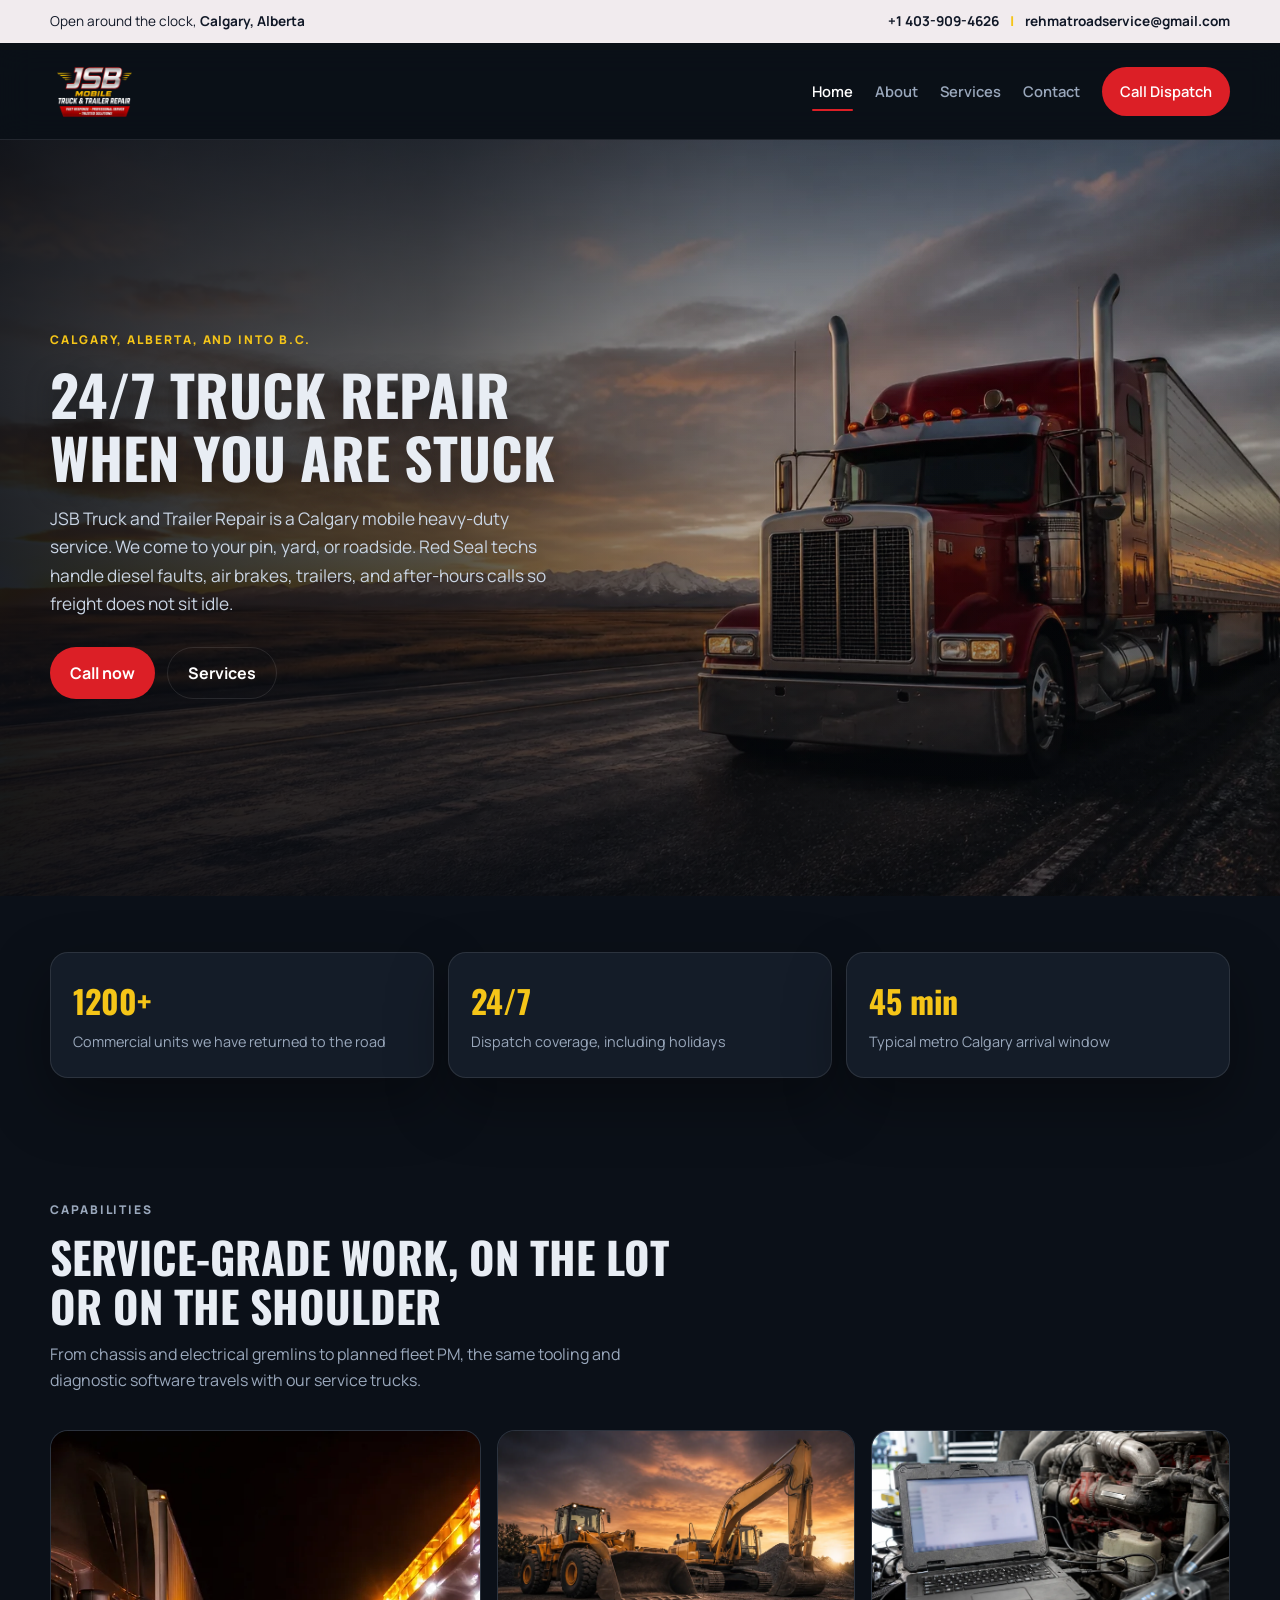
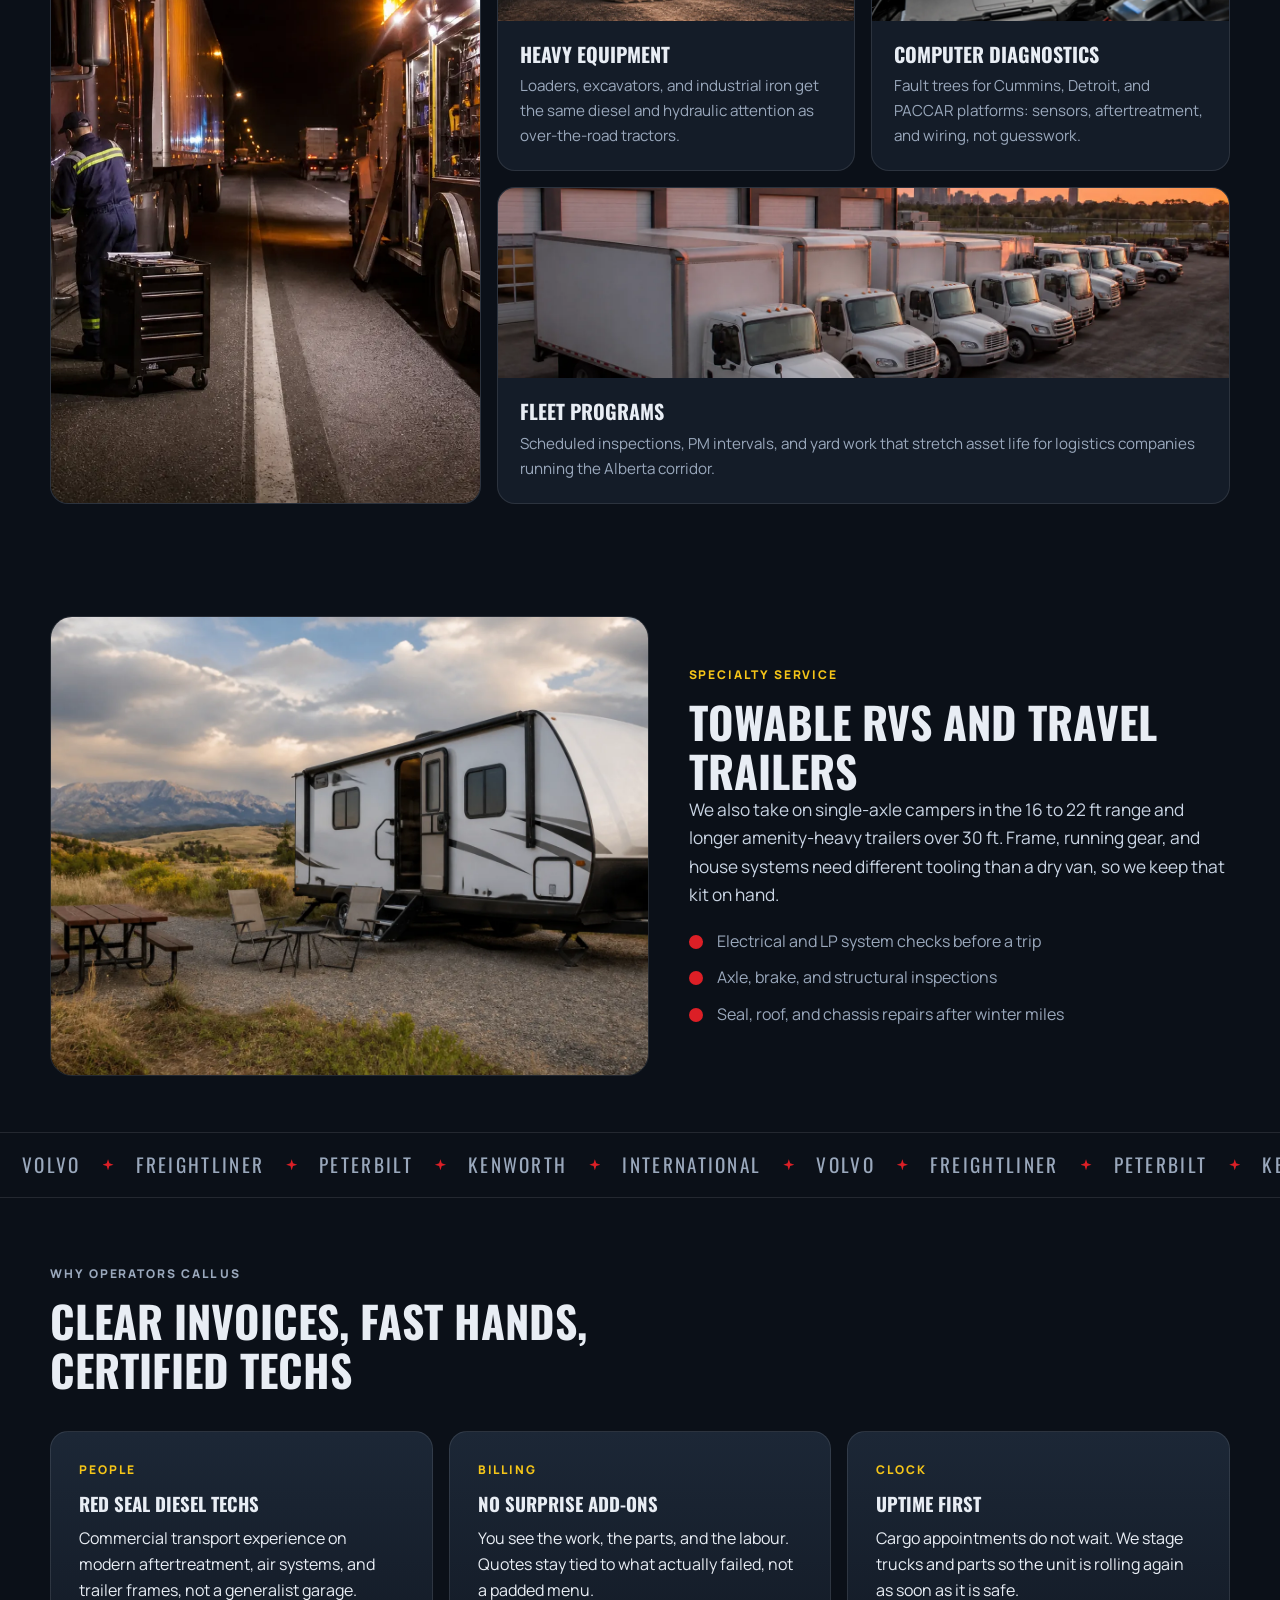
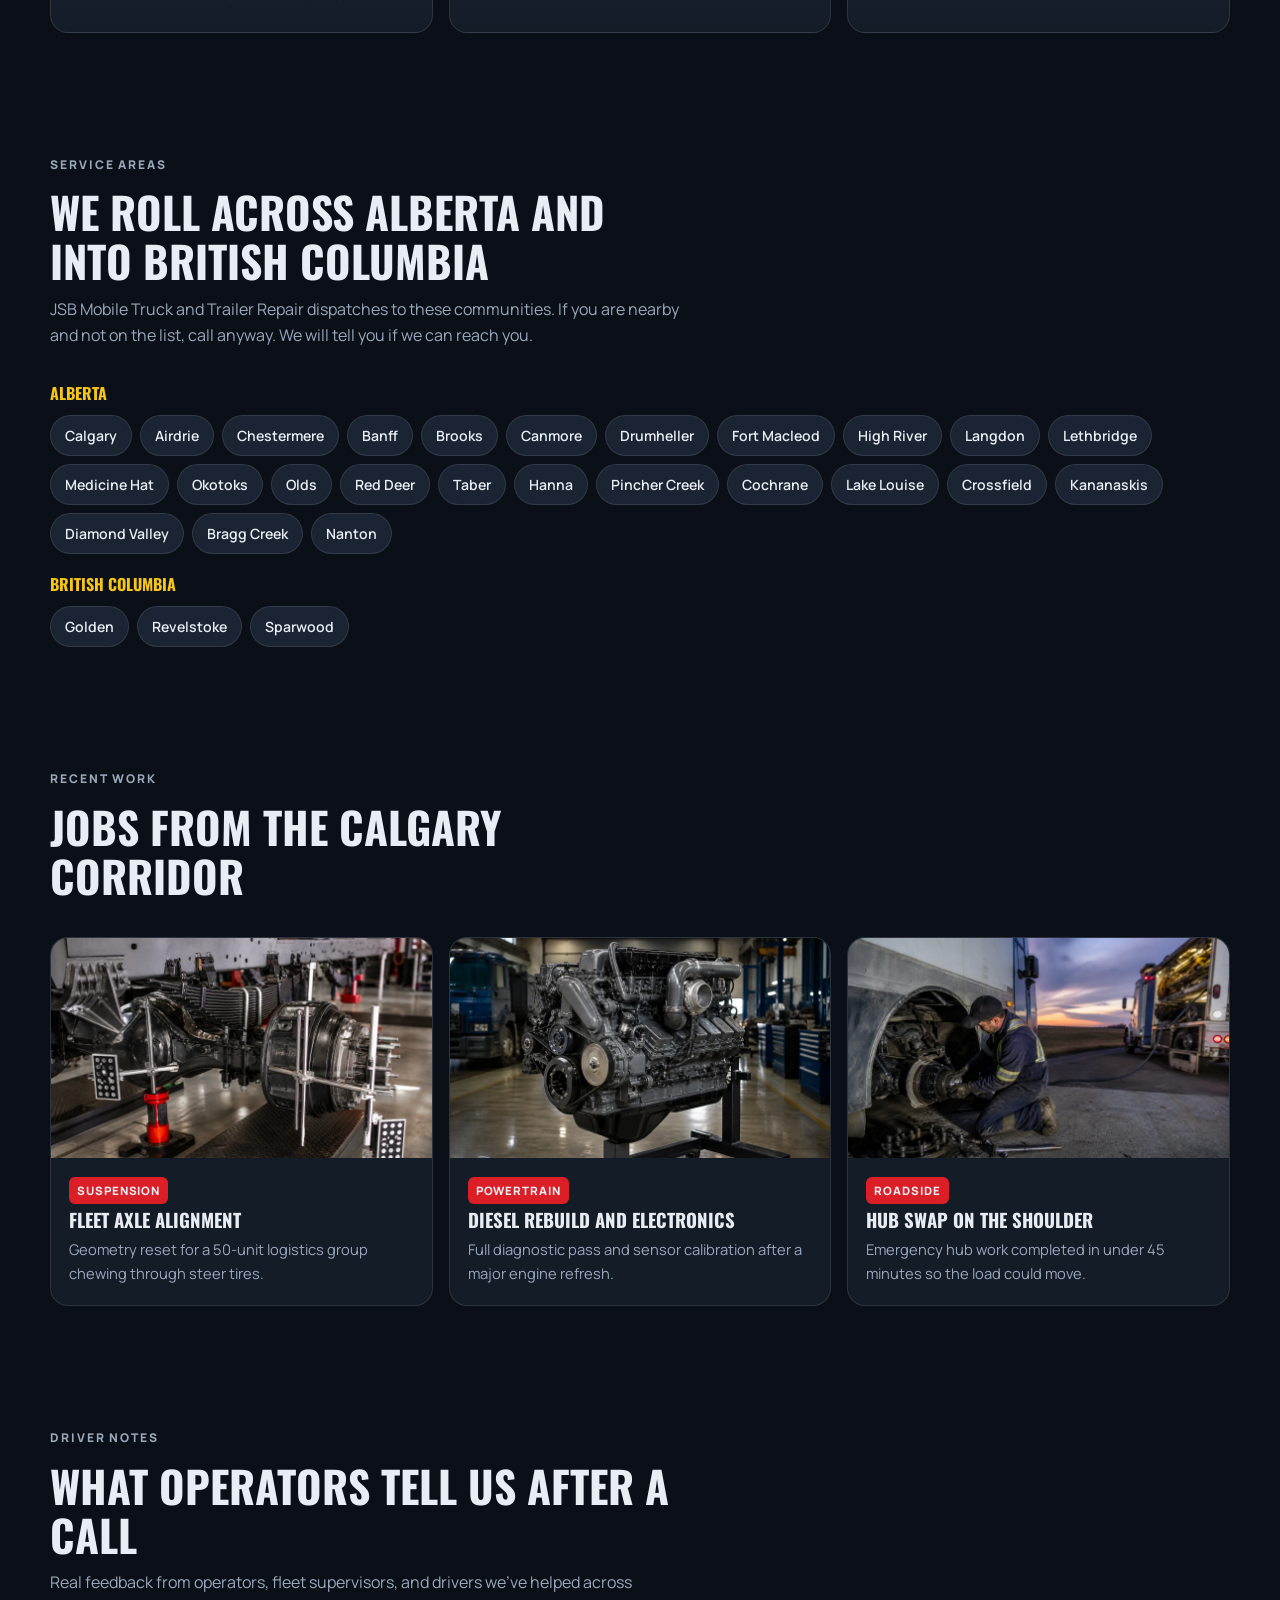
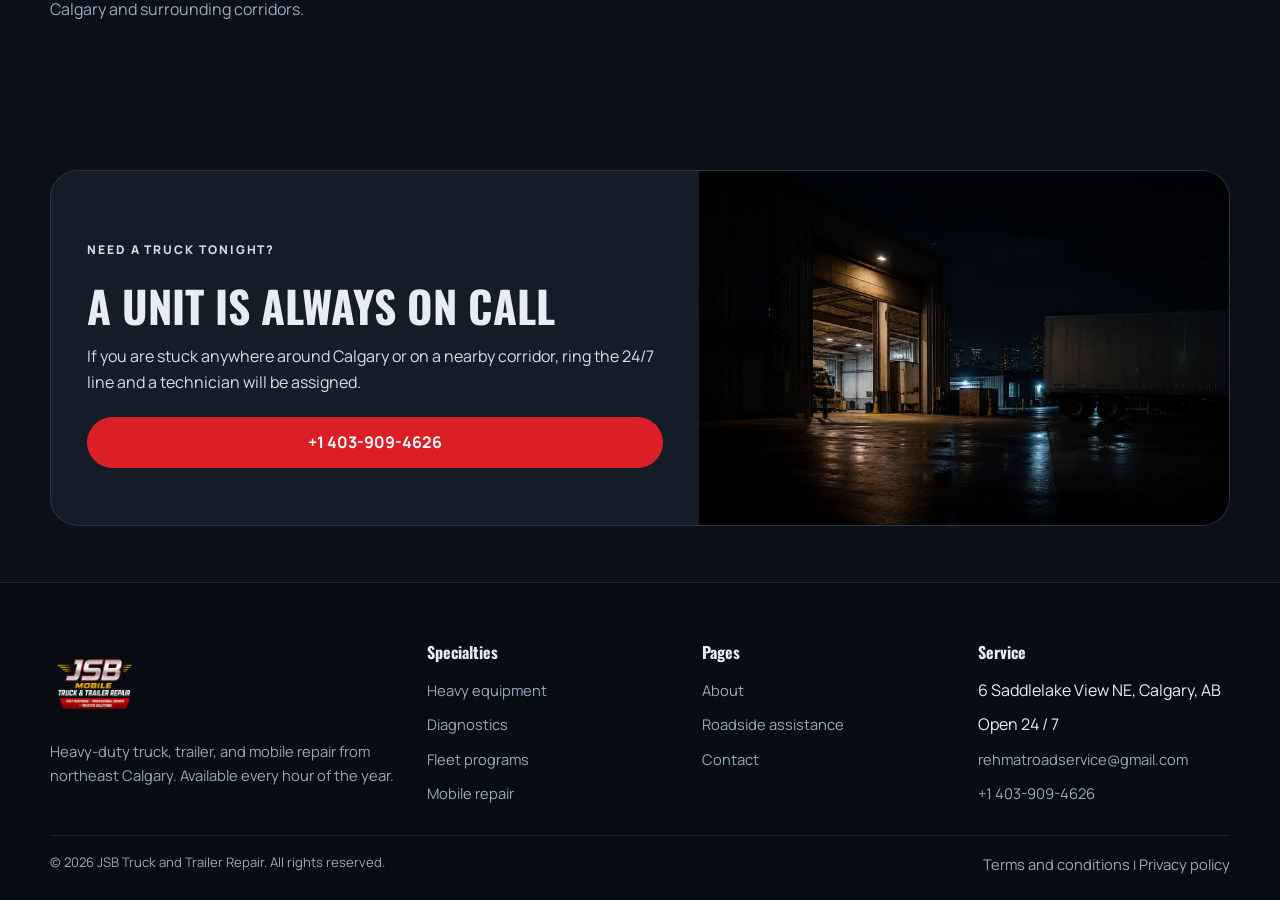
<file: index.html>
<!DOCTYPE html>
<html lang="en">

<head>

  <!-- Google Tag Manager -->
  <script>(function (w, d, s, l, i) {
      w[l] = w[l] || []; w[l].push({
        'gtm.start':
          new Date().getTime(), event: 'gtm.js'
      }); var f = d.getElementsByTagName(s)[0],
        j = d.createElement(s), dl = l != 'dataLayer' ? '&l=' + l : ''; j.async = true; j.src =
          'https://www.googletagmanager.com/gtm.js?id=' + i + dl; f.parentNode.insertBefore(j, f);
    })(window, document, 'script', 'dataLayer', 'GTM-KPWR7FLB');</script>
  <!-- End Google Tag Manager -->

  <!-- Google tag (gtag.js) -->
  <script async src="https://www.googletagmanager.com/gtag/js?id=AW-18345472129"></script>
  <script>
    window.dataLayer = window.dataLayer || [];
    function gtag(){dataLayer.push(arguments);}
    gtag('js', new Date());

    gtag('config', 'AW-18345472129');
  </script>

  <!-- Google analitics -->
  <script async src="https://www.googletagmanager.com/gtag/js?id=G-VWV66YQ65G"></script>
  <script>
    window.dataLayer = window.dataLayer || [];
    function gtag() { dataLayer.push(arguments); }
    gtag('js', new Date());

    gtag('config', 'G-VWV66YQ65G');
  </script>
  <!-- Google analitics end -->


  <meta charset="UTF-8" />
  <meta name="viewport" content="width=device-width, initial-scale=1" />
  <title>Calgary Heavy-Duty Truck and Trailer Service | JSB</title>
  <meta name="description"
    content="JSB Truck and Trailer Repair keeps Calgary fleets rolling with 24/7 mobile mechanics, diesel diagnostics, and on-site service across the Calgary region." />
  <link rel="preconnect" href="https://fonts.googleapis.com" />
  <link rel="preconnect" href="https://fonts.gstatic.com" crossorigin />
  <link
    href="https://fonts.googleapis.com/css2?family=Manrope:wght@400;600;700;800&family=Oswald:wght@500;700&display=swap"
    rel="stylesheet" />
  <link rel="stylesheet" href="css/styles.css" />
  <link rel="icon" href="images/jsb-logo.webp" />
  <link rel="apple-touch-icon" href="images/apple-touch-icon.png" />
  <link rel="manifest" href="manifest.json" />
  <meta name="theme-color" content="#0b1018" />
  <meta name="mobile-web-app-capable" content="yes" />
  <meta name="apple-mobile-web-app-capable" content="yes" />
  <meta name="apple-mobile-web-app-status-bar-style" content="black-translucent" />
  <meta name="apple-mobile-web-app-title" content="JSB Repair" />

</head>

<body>

  <!-- Google Tag Manager (noscript) -->
  <noscript><iframe src="https://www.googletagmanager.com/ns.html?id=GTM-KPWR7FLB" height="0" width="0"
      style="display:none;visibility:hidden"></iframe></noscript>
  <!-- End Google Tag Manager (noscript) -->

  <div class="topbar">
    <div class="wrap">
      <span>Open around the clock,<strong> Calgary, Alberta</strong></span>
      <span><strong><a href="tel:+14039094626">+1 403-909-4626</a> <span
            style="font-size: 0.85rem; margin-inline: 8px; font-weight: 800; color: var(--accent-2);">|</span> <a
            href="mailto:rehmatroadservice@gmail.com">rehmatroadservice@gmail.com</a></strong></span>
    </div>
  </div>

  <header class="site">
    <div class="wrap">
      <a class="brand" href="/">
        <img src="images/jsb-logo.webp" alt="JSB Mobile Truck and Trailer Repair" />
      </a>
      <nav class="desk" aria-label="Primary">
        <a class="active" href="/">Home</a>
        <a href="/about">About</a>
        <a href="/services">Services</a>
        <a href="/contact">Contact</a>
        <a class="btn" href="tel:+14039094626">Call Dispatch</a>
      </nav>
      <button class="menu-btn" type="button" aria-label="Open menu" aria-expanded="false">☰</button>
    </div>
    <nav class="mobile-nav" aria-label="Mobile">
      <a href="/">Home</a>
      <a href="/about">About</a>
      <a href="/services">Services</a>
      <a href="/contact">Contact</a>
      <a href="tel:+14039094626">Call +1 403-909-4626</a>
    </nav>
  </header>

  <section class="hero">
    <img class="hero-bg" src="images/hero-truck.webp" alt="Semi-truck on an Alberta prairie highway at sunset" />
    <div class="wrap">
      <div class="hero-copy">
        <p class="kicker">Calgary, Alberta, and into B.C.</p>
        <h1>24/7 truck repair when you are stuck</h1>
        <p class="lead">JSB Truck and Trailer Repair is a Calgary mobile heavy-duty service. We come to your pin, yard,
          or roadside. Red Seal techs handle diesel faults, air brakes, trailers, and after-hours calls so freight does
          not sit idle.</p>
        <div class="hero-actions">
          <a class="btn" href="tel:+14039094626">Call now</a>
          <a class="btn ghost" href="/services">Services</a>
        </div>
      </div>
    </div>
  </section>

  <section>
    <div class="wrap stats">
      <div class="stat"><b data-count="1200" data-suffix="+">0</b><span>Commercial units we have returned to the
          road</span></div>
      <div class="stat"><b data-count="24" data-suffix="/7">0</b><span>Dispatch coverage, including holidays</span>
      </div>
      <div class="stat"><b data-count="45" data-suffix=" min">0</b><span>Typical metro Calgary arrival window</span>
      </div>
    </div>
  </section>

  <section>
    <div class="wrap">
      <div class="sec-head">
        <p class="kicker">Capabilities</p>
        <h2>Service-grade work, on the lot or on the shoulder</h2>
        <p>From chassis and electrical gremlins to planned fleet PM, the same tooling and diagnostic software travels
          with our service trucks.</p>
      </div>
      <div class="bento">
        <article class="card tall">
          <img src="images/mobile-repair.webp" alt="Nighttime mobile repair beside a semi" />
          <div class="body">
            <h3>Mobile and roadside</h3>
            <p>Stocked service units meet you on the highway or at a yard. Jump-starts, hubs, airlines, and no-start
              diesel jobs are routine after midnight.</p>
          </div>
        </article>
        <article class="card">
          <img src="images/heavy-equipment.webp" alt="Loader and excavator on a worksite" />
          <div class="body">
            <h3>Heavy equipment</h3>
            <p>Loaders, excavators, and industrial iron get the same diesel and hydraulic attention as over-the-road
              tractors.</p>
          </div>
        </article>
        <article class="card">
          <img src="images/diagnostics.webp" alt="Laptop connected to a diesel engine" />
          <div class="body">
            <h3>Computer diagnostics</h3>
            <p>Fault trees for Cummins, Detroit, and PACCAR platforms: sensors, aftertreatment, and wiring, not
              guesswork.</p>
          </div>
        </article>
        <article class="card span-2">
          <img src="images/fleet-yard.webp" alt="Row of commercial trucks in a yard" />
          <div class="body">
            <h3>Fleet programs</h3>
            <p>Scheduled inspections, PM intervals, and yard work that stretch asset life for logistics companies
              running the Alberta corridor.</p>
          </div>
        </article>
      </div>
    </div>
  </section>

  <section>
    <div class="wrap split">
      <img src="images/travel-trailer.webp" alt="Travel trailer parked on the prairie" />
      <div>
        <p class="kicker">Specialty service</p>
        <h2>Towable RVs and travel trailers</h2>
        <p class="lead">We also take on single-axle campers in the 16 to 22 ft range and longer amenity-heavy trailers
          over 30 ft. Frame, running gear, and house systems need different tooling than a dry van, so we keep that kit
          on hand.</p>
        <ul class="checks">
          <li>Electrical and LP system checks before a trip</li>
          <li>Axle, brake, and structural inspections</li>
          <li>Seal, roof, and chassis repairs after winter miles</li>
        </ul>
      </div>
    </div>
  </section>

  <div class="brands">
    <div class="marquee" aria-hidden="true">
      <div class="marquee-track">
        <span>Volvo</span><i class="sep"></i>
        <span>Freightliner</span><i class="sep"></i>
        <span>Peterbilt</span><i class="sep"></i>
        <span>Kenworth</span><i class="sep"></i>
        <span>International</span><i class="sep"></i>
        <span>Volvo</span><i class="sep"></i>
        <span>Freightliner</span><i class="sep"></i>
        <span>Peterbilt</span><i class="sep"></i>
        <span>Kenworth</span><i class="sep"></i>
        <span>International</span><i class="sep"></i>
      </div>
      <div class="marquee-track">
        <span>Volvo</span><i class="sep"></i>
        <span>Freightliner</span><i class="sep"></i>
        <span>Peterbilt</span><i class="sep"></i>
        <span>Kenworth</span><i class="sep"></i>
        <span>International</span><i class="sep"></i>
        <span>Volvo</span><i class="sep"></i>
        <span>Freightliner</span><i class="sep"></i>
        <span>Peterbilt</span><i class="sep"></i>
        <span>Kenworth</span><i class="sep"></i>
        <span>International</span><i class="sep"></i>
      </div>
    </div>
  </div>

  <section>
    <div class="wrap">
      <div class="sec-head">
        <p class="kicker">Why operators call us</p>
        <h2>Clear invoices, fast hands, certified techs</h2>
      </div>
      <div class="why">
        <article>
          <p class="kicker">People</p>
          <h3>Red Seal diesel techs</h3>
          <p>Commercial transport experience on modern aftertreatment, air systems, and trailer frames, not a generalist
            garage.</p>
        </article>
        <article>
          <p class="kicker">Billing</p>
          <h3>No surprise add-ons</h3>
          <p>You see the work, the parts, and the labour. Quotes stay tied to what actually failed, not a padded menu.
          </p>
        </article>
        <article>
          <p class="kicker">Clock</p>
          <h3>Uptime first</h3>
          <p>Cargo appointments do not wait. We stage trucks and parts so the unit is rolling again as soon as it is
            safe.</p>
        </article>
      </div>
    </div>
  </section>

  <section id="areas">
    <div class="wrap">
      <div class="sec-head">
        <p class="kicker">Service areas</p>
        <h2>We roll across Alberta and into British Columbia</h2>
        <p>JSB Mobile Truck and Trailer Repair dispatches to these communities. If you are nearby and not on the list,
          call anyway. We will tell you if we can reach you.</p>
      </div>
      <div class="coverage">
        <div class="region">
          <h3>Alberta</h3>
          <div class="chips">
            <span>Calgary</span>
            <span>Airdrie</span>
            <span>Chestermere</span>
            <span>Banff</span>
            <span>Brooks</span>
            <span>Canmore</span>
            <span>Drumheller</span>
            <span>Fort Macleod</span>
            <span>High River</span>
            <span>Langdon</span>
            <span>Lethbridge</span>
            <span>Medicine Hat</span>
            <span>Okotoks</span>
            <span>Olds</span>
            <span>Red Deer</span>
            <span>Taber</span>
            <span>Hanna</span>
            <span>Pincher Creek</span>
            <span>Cochrane</span>
            <span>Lake Louise</span>
            <span>Crossfield</span>
            <span>Kananaskis</span>
            <span>Diamond Valley</span>
            <span>Bragg Creek</span>
            <span>Nanton</span>
          </div>
        </div>
        <div class="region">
          <h3>British Columbia</h3>
          <div class="chips">
            <span>Golden</span>
            <span>Revelstoke</span>
            <span>Sparwood</span>
          </div>
        </div>
      </div>
    </div>
  </section>

  <section>
    <div class="wrap">
      <div class="sec-head">
        <p class="kicker">Recent work</p>
        <h2>Jobs from the Calgary corridor</h2>
      </div>
      <div class="projects">
        <article>
          <img src="images/project-alignment.webp" alt="Truck axle alignment during mobile service" />
          <figcaption>
            <span class="tag">Suspension</span>
            <h3>Fleet axle alignment</h3>
            <p>Geometry reset for a 50-unit logistics group chewing through steer tires.</p>
          </figcaption>
        </article>
        <article>
          <img src="images/project-engine.webp" alt="Diesel engine work during field service" />
          <figcaption>
            <span class="tag">Powertrain</span>
            <h3>Diesel rebuild and electronics</h3>
            <p>Full diagnostic pass and sensor calibration after a major engine refresh.</p>
          </figcaption>
        </article>
        <article>
          <img src="images/project-hub.webp" alt="Roadside hub replacement" />
          <figcaption>
            <span class="tag">Roadside</span>
            <h3>Hub swap on the shoulder</h3>
            <p>Emergency hub work completed in under 45 minutes so the load could move.</p>
          </figcaption>
        </article>
      </div>
    </div>
  </section>

  <section>
    <div class="wrap">
      <div class="sec-head">
        <p class="kicker">Driver notes</p>
        <h2>What operators tell us after a call</h2>
        <p>Real feedback from operators, fleet supervisors, and drivers we've helped across Calgary and surrounding
          corridors.</p>
      </div>
      <script src="https://widget.trustmary.com/GUDFmZkJK"></script>
    </div>
  </section>

  <section>
    <div class="wrap">
      <div class="cta">
        <div class="inner">
          <p class="kicker">Need a truck tonight?</p>
          <h2>A unit is always on call</h2>
          <p>If you are stuck anywhere around Calgary or on a nearby corridor, ring the 24/7 line and a technician will
            be assigned.</p>
          <a class="btn" href="tel:+14039094626">+1 403-909-4626</a>
        </div>
        <img src="images/cta-night.webp" alt="Nighttime mobile truck service" />
      </div>
    </div>
  </section>

  <footer>
    <div class="wrap">
      <div class="foot">
        <div>
          <a class="brand" href="/">
            <img src="images/jsb-logo.webp" alt="JSB Mobile Truck and Trailer Repair" />
          </a>
          <p style="margin-top:12px">Heavy-duty truck, trailer, and mobile repair from northeast Calgary. Available
            every hour of the year.</p>
        </div>
        <div>
          <h4>Specialties</h4>
          <ul>
            <li><a href="/services">Heavy equipment</a></li>
            <li><a href="/services">Diagnostics</a></li>
            <li><a href="/services">Fleet programs</a></li>
            <li><a href="/services">Mobile repair</a></li>
          </ul>
        </div>
        <div>
          <h4>Pages</h4>
          <ul>
            <li><a href="/about">About</a></li>
            <li><a href="/services">Roadside assistance</a></li>
            <li><a href="/contact">Contact</a></li>
          </ul>
        </div>
        <div>
          <h4>Service</h4>
          <ul>
            <li>6 Saddlelake View NE, Calgary, AB</li>
            <li>Open 24 / 7</li>
            <li><a href="mailto:rehmatroadservice@gmail.com">rehmatroadservice@gmail.com</a></li>
            <li><a href="tel:+14039094626">+1 403-909-4626</a></li>
          </ul>
        </div>
      </div>
      <div class="legal">
        <span>© 2026 JSB Truck and Trailer Repair. All rights reserved.</span>
        <span><a href="/terms">Terms and conditions</a> | <a href="/privacy">Privacy policy</a></span>
      </div>
    </div>
  </footer>
  <script src="js/main.js"></script>
</body>

</html>
</file>
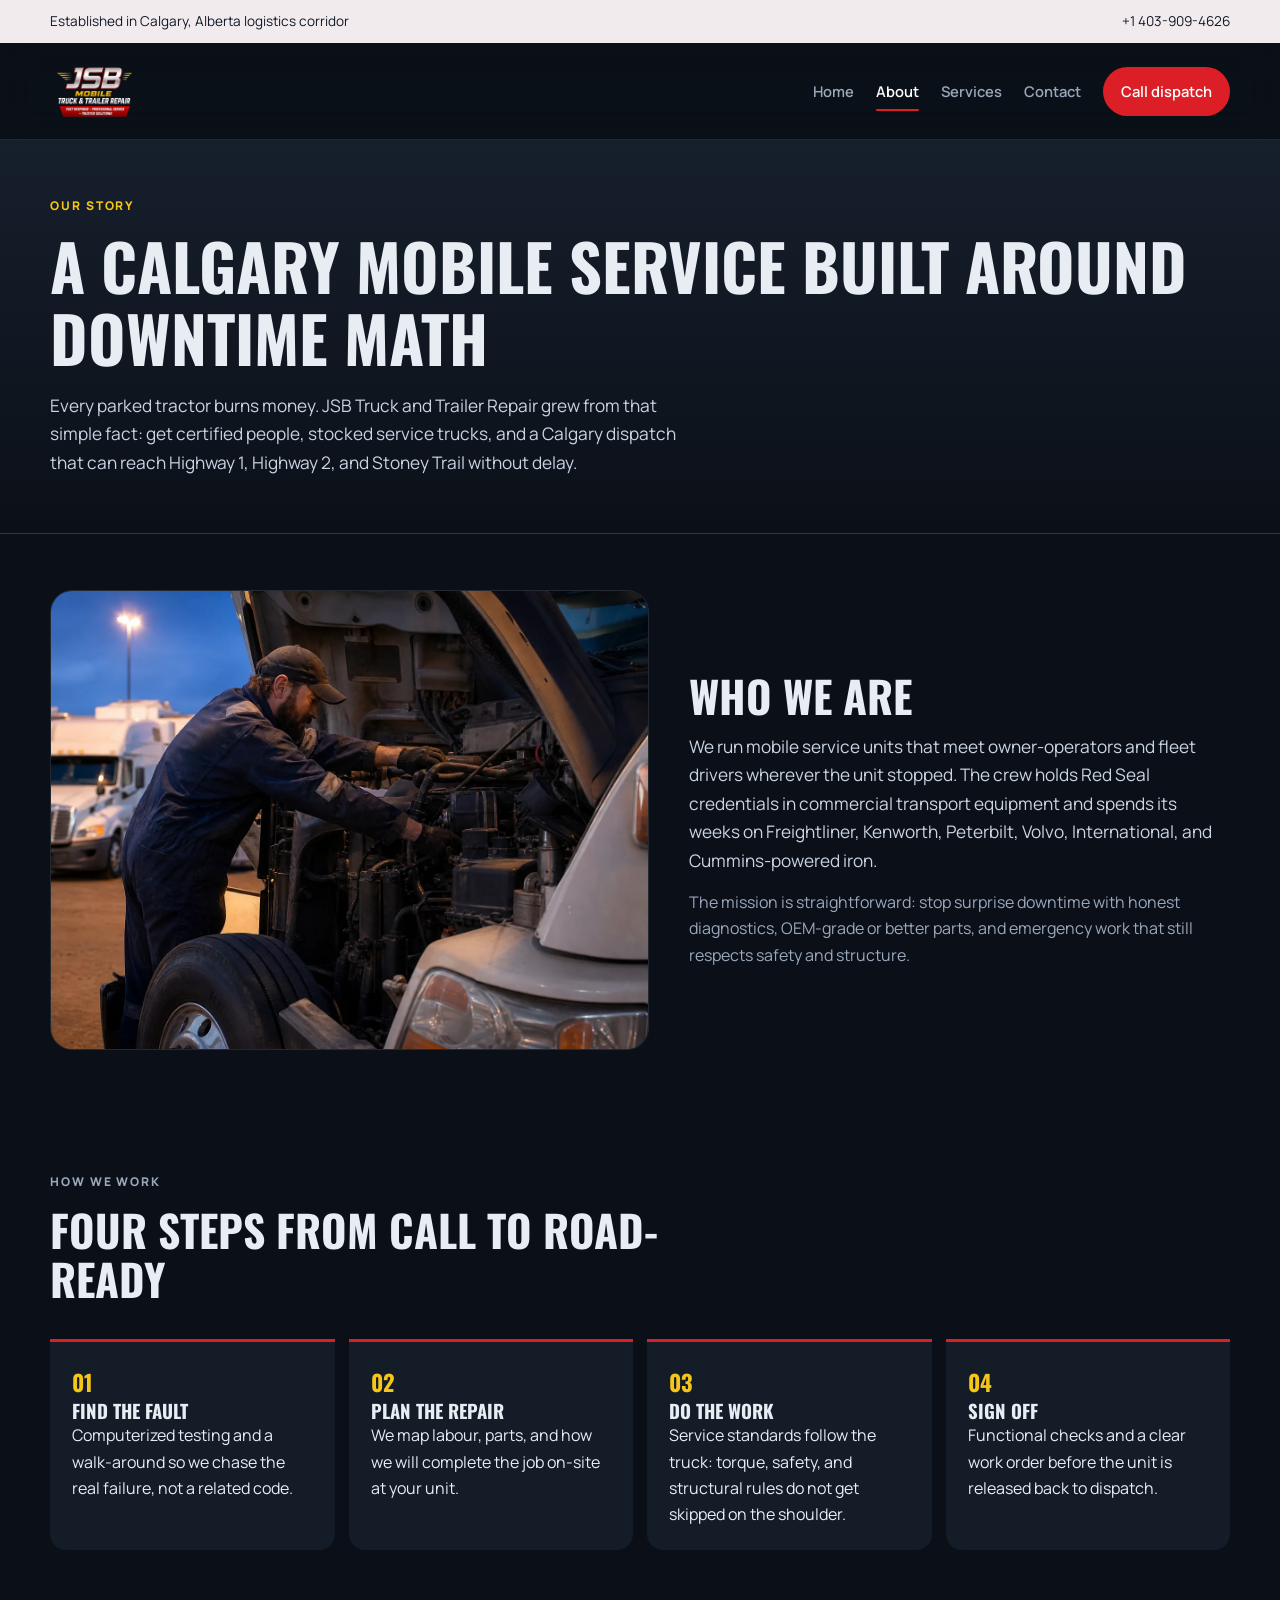
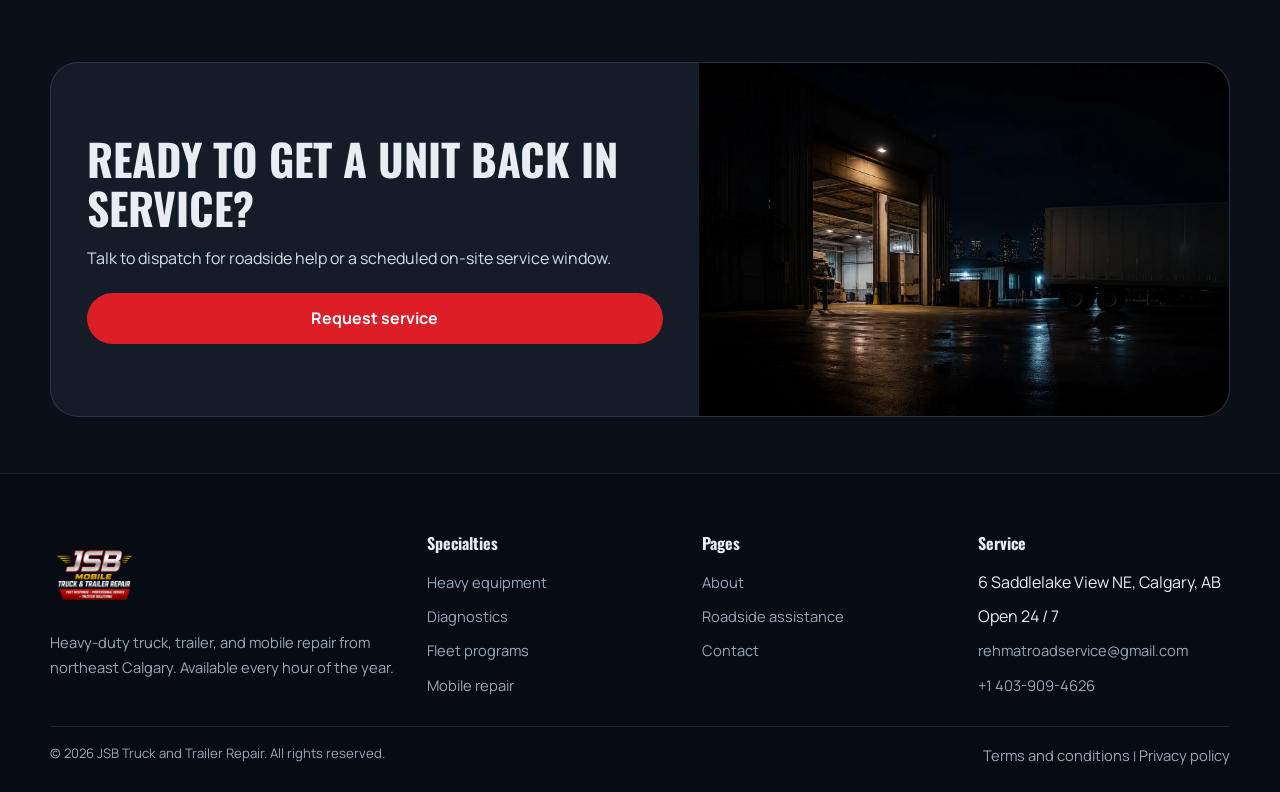
<file: about.html>
<!DOCTYPE html>
<html lang="en">
<head>
  <!-- Google tag (gtag.js) -->
  <script async src="https://www.googletagmanager.com/gtag/js?id=AW-18345472129"></script>
  <script>
    window.dataLayer = window.dataLayer || [];
    function gtag(){dataLayer.push(arguments);}
    gtag('js', new Date());

    gtag('config', 'AW-18345472129');
  </script>
  <meta charset="UTF-8" />
  <meta name="viewport" content="width=device-width, initial-scale=1" />
  <title>About JSB Truck and Trailer Repair, Calgary Red Seal Team</title>
  <meta name="description" content="Learn how JSB Truck and Trailer Repair in Calgary staffs Red Seal heavy-duty mechanics and mobile units from 6 Saddlelake View NE." />
  <link rel="preconnect" href="https://fonts.googleapis.com" />
  <link rel="preconnect" href="https://fonts.gstatic.com" crossorigin />
  <link href="https://fonts.googleapis.com/css2?family=Manrope:wght@400;600;700;800&family=Oswald:wght@500;700&display=swap" rel="stylesheet" />
  <link rel="stylesheet" href="css/styles.css" />
  <link rel="icon" href="images/jsb-logo.webp" />
  <link rel="apple-touch-icon" href="images/apple-touch-icon.png" />
  <link rel="manifest" href="manifest.json" />
  <meta name="theme-color" content="#0b1018" />
  <meta name="mobile-web-app-capable" content="yes" />
  <meta name="apple-mobile-web-app-capable" content="yes" />
  <meta name="apple-mobile-web-app-status-bar-style" content="black-translucent" />
  <meta name="apple-mobile-web-app-title" content="JSB Repair" />
</head>
<body>
  <div class="topbar">
    <div class="wrap">
      <span>Established in Calgary, Alberta logistics corridor</span>
      <span><a href="tel:+14039094626">+1 403-909-4626</a></span>
    </div>
  </div>
  <header class="site">
    <div class="wrap">
      <a class="brand" href="/">
        <img src="images/jsb-logo.webp" alt="JSB Mobile Truck and Trailer Repair" />
      </a>
      <nav class="desk" aria-label="Primary">
        <a href="/">Home</a>
        <a class="active" href="/about">About</a>
        <a href="/services">Services</a>
        <a href="/contact">Contact</a>
        <a class="btn" href="tel:+14039094626">Call dispatch</a>
      </nav>
      <button class="menu-btn" type="button" aria-label="Open menu" aria-expanded="false">☰</button>
    </div>
    <nav class="mobile-nav">
      <a href="/">Home</a>
      <a href="/about">About</a>
      <a href="/services">Services</a>
      <a href="/contact">Contact</a>
    </nav>
  </header>

  <div class="page-hero">
    <div class="wrap">
      <p class="kicker">Our story</p>
      <h1>A Calgary mobile service built around downtime math</h1>
      <p class="lead">Every parked tractor burns money. JSB Truck and Trailer Repair grew from that simple fact: get certified people, stocked service trucks, and a Calgary dispatch that can reach Highway 1, Highway 2, and Stoney Trail without delay.</p>
    </div>
  </div>

  <section>
    <div class="wrap split">
      <img src="images/mechanic-work.webp" alt="Technician working on a commercial truck" />
      <div>
        <h2>Who we are</h2>
        <p class="lead" style="margin-top:12px">We run mobile service units that meet owner-operators and fleet drivers wherever the unit stopped. The crew holds Red Seal credentials in commercial transport equipment and spends its weeks on Freightliner, Kenworth, Peterbilt, Volvo, International, and Cummins-powered iron.</p>
        <p style="color:var(--muted);margin-top:14px">The mission is straightforward: stop surprise downtime with honest diagnostics, OEM-grade or better parts, and emergency work that still respects safety and structure.</p>
      </div>
    </div>
  </section>

  <section>
    <div class="wrap">
      <div class="sec-head">
        <p class="kicker">How we work</p>
        <h2>Four steps from call to road-ready</h2>
      </div>
      <div class="steps">
        <article>
          <b>01</b>
          <h3>Find the fault</h3>
          <p>Computerized testing and a walk-around so we chase the real failure, not a related code.</p>
        </article>
        <article>
          <b>02</b>
          <h3>Plan the repair</h3>
          <p>We map labour, parts, and how we will complete the job on-site at your unit.</p>
        </article>
        <article>
          <b>03</b>
          <h3>Do the work</h3>
          <p>Service standards follow the truck: torque, safety, and structural rules do not get skipped on the shoulder.</p>
        </article>
        <article>
          <b>04</b>
          <h3>Sign off</h3>
          <p>Functional checks and a clear work order before the unit is released back to dispatch.</p>
        </article>
      </div>
    </div>
  </section>

  <section>
    <div class="wrap">
      <div class="cta">
        <div class="inner">
          <h2>Ready to get a unit back in service?</h2>
          <p>Talk to dispatch for roadside help or a scheduled on-site service window.</p>
          <a class="btn" href="/contact">Request service</a>
        </div>
        <img src="images/cta-night.webp" alt="Nighttime mobile truck service" />
      </div>
    </div>
  </section>

  <footer>
    <div class="wrap">
      <div class="foot">
        <div>
          <a class="brand" href="/">
            <img src="images/jsb-logo.webp" alt="JSB Mobile Truck and Trailer Repair" />
          </a>
          <p style="margin-top:12px">Heavy-duty truck, trailer, and mobile repair from northeast Calgary. Available every hour of the year.</p>
        </div>
        <div>
          <h4>Specialties</h4>
          <ul>
            <li><a href="/services">Heavy equipment</a></li>
            <li><a href="/services">Diagnostics</a></li>
            <li><a href="/services">Fleet programs</a></li>
            <li><a href="/services">Mobile repair</a></li>
          </ul>
        </div>
        <div>
          <h4>Pages</h4>
          <ul>
            <li><a href="/about">About</a></li>
            <li><a href="/services">Roadside assistance</a></li>
            <li><a href="/contact">Contact</a></li>
          </ul>
        </div>
        <div>
          <h4>Service</h4>
          <ul>
            <li>6 Saddlelake View NE, Calgary, AB</li>
            <li>Open 24 / 7</li>
            <li><a href="mailto:rehmatroadservice@gmail.com">rehmatroadservice@gmail.com</a></li>
            <li><a href="tel:+14039094626">+1 403-909-4626</a></li>
          </ul>
        </div>
      </div>
      <div class="legal">
        <span>© 2026 JSB Truck and Trailer Repair. All rights reserved.</span>
        <span><a href="/terms">Terms and conditions</a> | <a href="/privacy">Privacy policy</a></span>
      </div>
    </div>
  </footer>
  <script src="js/main.js"></script>
</body>
</html>
</file>
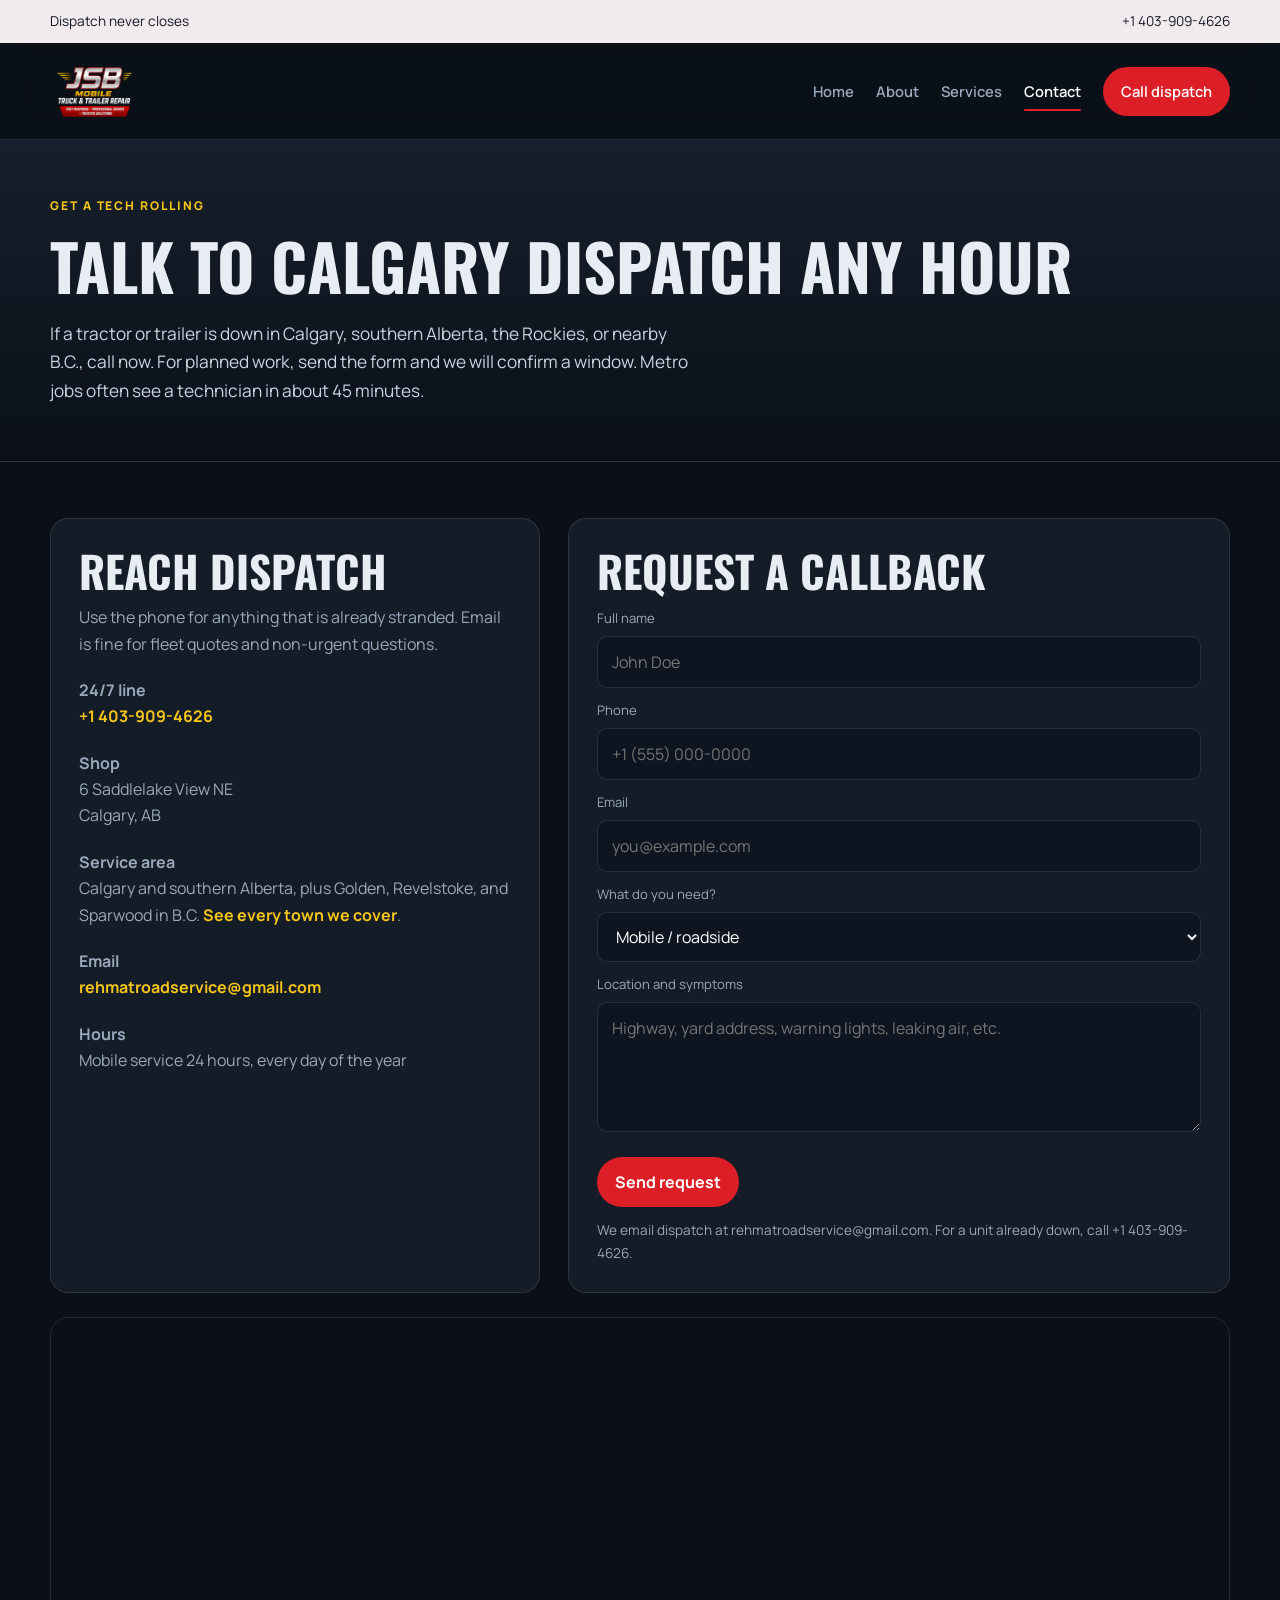
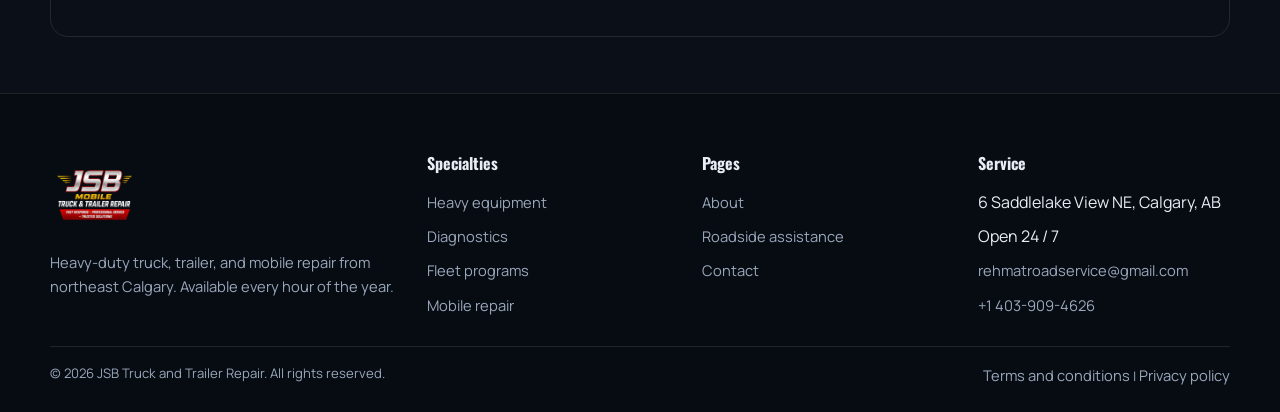
<file: contact.html>
<!DOCTYPE html>
<html lang="en">
<head>
  <!-- Google tag (gtag.js) -->
  <script async src="https://www.googletagmanager.com/gtag/js?id=AW-18345472129"></script>
  <script>
    window.dataLayer = window.dataLayer || [];
    function gtag(){dataLayer.push(arguments);}
    gtag('js', new Date());

    gtag('config', 'AW-18345472129');
  </script>
  <meta charset="UTF-8" />
  <meta name="viewport" content="width=device-width, initial-scale=1" />
  <title>Contact JSB Truck Repair Calgary, 24/7 Dispatch</title>
  <meta name="description" content="Call JSB Truck and Trailer Repair 24/7 at +1 403-909-4626 for mobile truck and trailer service across Calgary, Alberta, and into B.C." />
  <link rel="preconnect" href="https://fonts.googleapis.com" />
  <link rel="preconnect" href="https://fonts.gstatic.com" crossorigin />
  <link href="https://fonts.googleapis.com/css2?family=Manrope:wght@400;600;700;800&family=Oswald:wght@500;700&display=swap" rel="stylesheet" />
  <link rel="stylesheet" href="css/styles.css" />
  <link rel="icon" href="images/jsb-logo.webp" />
  <link rel="apple-touch-icon" href="images/apple-touch-icon.png" />
  <link rel="manifest" href="manifest.json" />
  <meta name="theme-color" content="#0b1018" />
  <meta name="mobile-web-app-capable" content="yes" />
  <meta name="apple-mobile-web-app-capable" content="yes" />
  <meta name="apple-mobile-web-app-status-bar-style" content="black-translucent" />
  <meta name="apple-mobile-web-app-title" content="JSB Repair" />
</head>
<body>
  <div class="topbar">
    <div class="wrap">
      <span>Dispatch never closes</span>
      <span><a href="tel:+14039094626">+1 403-909-4626</a></span>
    </div>
  </div>
  <header class="site">
    <div class="wrap">
      <a class="brand" href="/">
        <img src="images/jsb-logo.webp" alt="JSB Mobile Truck and Trailer Repair" />
      </a>
      <nav class="desk">
        <a href="/">Home</a>
        <a href="/about">About</a>
        <a href="/services">Services</a>
        <a class="active" href="/contact">Contact</a>
        <a class="btn" href="tel:+14039094626">Call dispatch</a>
      </nav>
      <button class="menu-btn" type="button" aria-label="Open menu" aria-expanded="false">☰</button>
    </div>
    <nav class="mobile-nav">
      <a href="/">Home</a>
      <a href="/about">About</a>
      <a href="/services">Services</a>
      <a href="/contact">Contact</a>
    </nav>
  </header>

  <div class="page-hero">
    <div class="wrap">
      <p class="kicker">Get a tech rolling</p>
      <h1>Talk to Calgary dispatch any hour</h1>
      <p class="lead">If a tractor or trailer is down in Calgary, southern Alberta, the Rockies, or nearby B.C., call now. For planned work, send the form and we will confirm a window. Metro jobs often see a technician in about 45 minutes.</p>
    </div>
  </div>

  <section>
    <div class="wrap contact-grid">
      <div class="info-box">
        <h2>Reach dispatch</h2>
        <p>Use the phone for anything that is already stranded. Email is fine for fleet quotes and non-urgent questions.</p>
        <p><strong>24/7 line</strong><br /><a href="tel:+14039094626">+1 403-909-4626</a></p>
        <p><strong>Shop</strong><br />6 Saddlelake View NE<br />Calgary, AB</p>
        <p><strong>Service area</strong><br />Calgary and southern Alberta, plus Golden, Revelstoke, and Sparwood in B.C. <a href="/#areas">See every town we cover</a>.</p>
        <p><strong>Email</strong><br /><a href="mailto:rehmatroadservice@gmail.com">rehmatroadservice@gmail.com</a></p>
        <p><strong>Hours</strong><br />Mobile service 24 hours, every day of the year</p>
      </div>
      <form id="service-form"
        data-contact-api="/api/contact">
        <h2>Request a callback</h2>
        <div class="contact-form-honey-wrap hp" aria-hidden="true" style="display:none;">
          <input type="text" name="_hp_check" tabindex="-1" autocomplete="off" value="" />
        </div>
        <label for="name">Full name</label>
        <input id="name" name="name" type="text" required autocomplete="name" placeholder="John Doe" />
        <label for="phone">Phone</label>
        <input id="phone" name="phone" type="tel" required autocomplete="tel" placeholder="+1 (555) 000-0000" />
        <label for="email">Email</label>
        <input id="email" name="email" type="email" required autocomplete="email" placeholder="you@example.com" inputmode="email" />
        <label for="service">What do you need?</label>
        <select id="service" name="service" required>
          <option value="Mobile / roadside">Mobile / roadside</option>
          <option value="Computer diagnostic">Computer diagnostic</option>
          <option value="Fleet maintenance">Fleet maintenance</option>
          <option value="Trailer or RV">Trailer or RV</option>
          <option value="Other">Other</option>
        </select>
        <label for="message">Location and symptoms</label>
        <textarea id="message" name="message" required placeholder="Highway, yard address, warning lights, leaking air, etc."></textarea>
        <button class="btn" type="submit" style="margin-top:18px">Send request</button>
        <p class="form-note" role="status">We email dispatch at rehmatroadservice@gmail.com. For a unit already down, call +1 403-909-4626.</p>
      </form>
    </div>
    <div class="wrap">
      <div class="map">
        <iframe title="Map of 6 Saddlelake View NE Calgary" src="https://www.google.com/maps?q=6+Saddlelake+View+NE,+Calgary,+AB&output=embed" loading="lazy" referrerpolicy="no-referrer-when-downgrade"></iframe>
      </div>
    </div>
  </section>

  <footer>
    <div class="wrap">
      <div class="foot">
        <div>
          <a class="brand" href="/">
            <img src="images/jsb-logo.webp" alt="JSB Mobile Truck and Trailer Repair" />
          </a>
          <p style="margin-top:12px">Heavy-duty truck, trailer, and mobile repair from northeast Calgary. Available every hour of the year.</p>
        </div>
        <div>
          <h4>Specialties</h4>
          <ul>
            <li><a href="/services">Heavy equipment</a></li>
            <li><a href="/services">Diagnostics</a></li>
            <li><a href="/services">Fleet programs</a></li>
            <li><a href="/services">Mobile repair</a></li>
          </ul>
        </div>
        <div>
          <h4>Pages</h4>
          <ul>
            <li><a href="/about">About</a></li>
            <li><a href="/services">Roadside assistance</a></li>
            <li><a href="/contact">Contact</a></li>
          </ul>
        </div>
        <div>
          <h4>Service</h4>
          <ul>
            <li>6 Saddlelake View NE, Calgary, AB</li>
            <li>Open 24 / 7</li>
            <li><a href="mailto:rehmatroadservice@gmail.com">rehmatroadservice@gmail.com</a></li>
            <li><a href="tel:+14039094626">+1 403-909-4626</a></li>
          </ul>
        </div>
      </div>
      <div class="legal">
        <span>© 2026 JSB Truck and Trailer Repair. All rights reserved.</span>
        <span><a href="/terms">Terms and conditions</a> | <a href="/privacy">Privacy policy</a></span>
      </div>
    </div>
  </footer>
  <script src="js/main.js?v=4"></script>
</body>
</html>
</file>
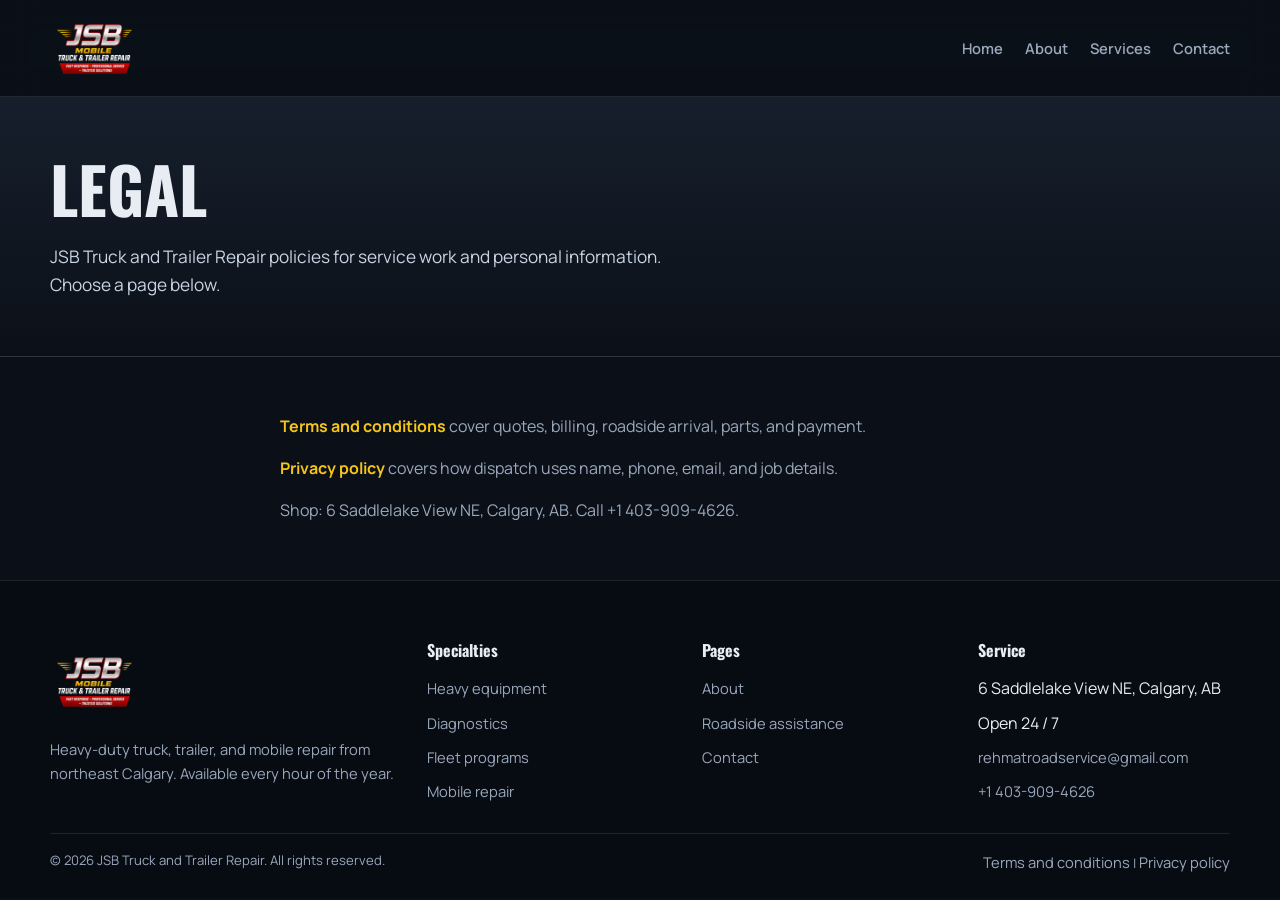
<file: legal.html>
<!DOCTYPE html>
<html lang="en">
<head>
  <!-- Google tag (gtag.js) -->
  <script async src="https://www.googletagmanager.com/gtag/js?id=AW-18345472129"></script>
  <script>
    window.dataLayer = window.dataLayer || [];
    function gtag(){dataLayer.push(arguments);}
    gtag('js', new Date());

    gtag('config', 'AW-18345472129');
  </script>
  <meta charset="UTF-8" />
  <meta name="viewport" content="width=device-width, initial-scale=1" />
  <title>Terms and Privacy, JSB Truck and Trailer Repair</title>
  <link rel="stylesheet" href="css/styles.css" />
  <link href="https://fonts.googleapis.com/css2?family=Manrope:wght@400;600;700;800&family=Oswald:wght@500;700&display=swap" rel="stylesheet" />
  <link rel="icon" href="images/jsb-logo.webp" />
  <link rel="apple-touch-icon" href="images/apple-touch-icon.png" />
  <link rel="manifest" href="manifest.json" />
  <meta name="theme-color" content="#0b1018" />
  <meta name="mobile-web-app-capable" content="yes" />
  <meta name="apple-mobile-web-app-capable" content="yes" />
  <meta name="apple-mobile-web-app-status-bar-style" content="black-translucent" />
  <meta name="apple-mobile-web-app-title" content="JSB Repair" />
</head>
<body>
  <header class="site">
    <div class="wrap">
      <a class="brand" href="/">
        <img src="images/jsb-logo.webp" alt="JSB Mobile Truck and Trailer Repair" />
      </a>
      <nav class="desk">
        <a href="/">Home</a>
        <a href="/about">About</a>
        <a href="/services">Services</a>
        <a href="/contact">Contact</a>
      </nav>
      <button class="menu-btn" type="button" aria-label="Open menu" aria-expanded="false">☰</button>
    </div>
    <nav class="mobile-nav" aria-label="Mobile">
      <a href="/">Home</a>
      <a href="/about">About</a>
      <a href="/services">Services</a>
      <a href="/contact">Contact</a>
    </nav>
  </header>
  <div class="page-hero">
    <div class="wrap">
      <h1>Legal</h1>
      <p class="lead">JSB Truck and Trailer Repair policies for service work and personal information. Choose a page below.</p>
    </div>
  </div>
  <section>
    <div class="wrap legal-copy">
      <p style="margin:0 0 16px"><a href="/terms">Terms and conditions</a> cover quotes, billing, roadside arrival, parts, and payment.</p>
      <p style="margin:0 0 16px"><a href="/privacy">Privacy policy</a> covers how dispatch uses name, phone, email, and job details.</p>
      <p style="margin:0">Shop: 6 Saddlelake View NE, Calgary, AB. Call +1 403-909-4626.</p>
    </div>
  </section>
  <footer>
    <div class="wrap">
      <div class="foot">
        <div>
          <a class="brand" href="/">
            <img src="images/jsb-logo.webp" alt="JSB Mobile Truck and Trailer Repair" />
          </a>
          <p style="margin-top:12px">Heavy-duty truck, trailer, and mobile repair from northeast Calgary. Available every hour of the year.</p>
        </div>
        <div>
          <h4>Specialties</h4>
          <ul>
            <li><a href="/services">Heavy equipment</a></li>
            <li><a href="/services">Diagnostics</a></li>
            <li><a href="/services">Fleet programs</a></li>
            <li><a href="/services">Mobile repair</a></li>
          </ul>
        </div>
        <div>
          <h4>Pages</h4>
          <ul>
            <li><a href="/about">About</a></li>
            <li><a href="/services">Roadside assistance</a></li>
            <li><a href="/contact">Contact</a></li>
          </ul>
        </div>
        <div>
          <h4>Service</h4>
          <ul>
            <li>6 Saddlelake View NE, Calgary, AB</li>
            <li>Open 24 / 7</li>
            <li><a href="mailto:rehmatroadservice@gmail.com">rehmatroadservice@gmail.com</a></li>
            <li><a href="tel:+14039094626">+1 403-909-4626</a></li>
          </ul>
        </div>
      </div>
      <div class="legal">
        <span>© 2026 JSB Truck and Trailer Repair. All rights reserved.</span>
        <span><a href="/terms">Terms and conditions</a> | <a href="/privacy">Privacy policy</a></span>
      </div>
    </div>
  </footer>
  <script src="js/main.js"></script>
</body>
</html>
</file>
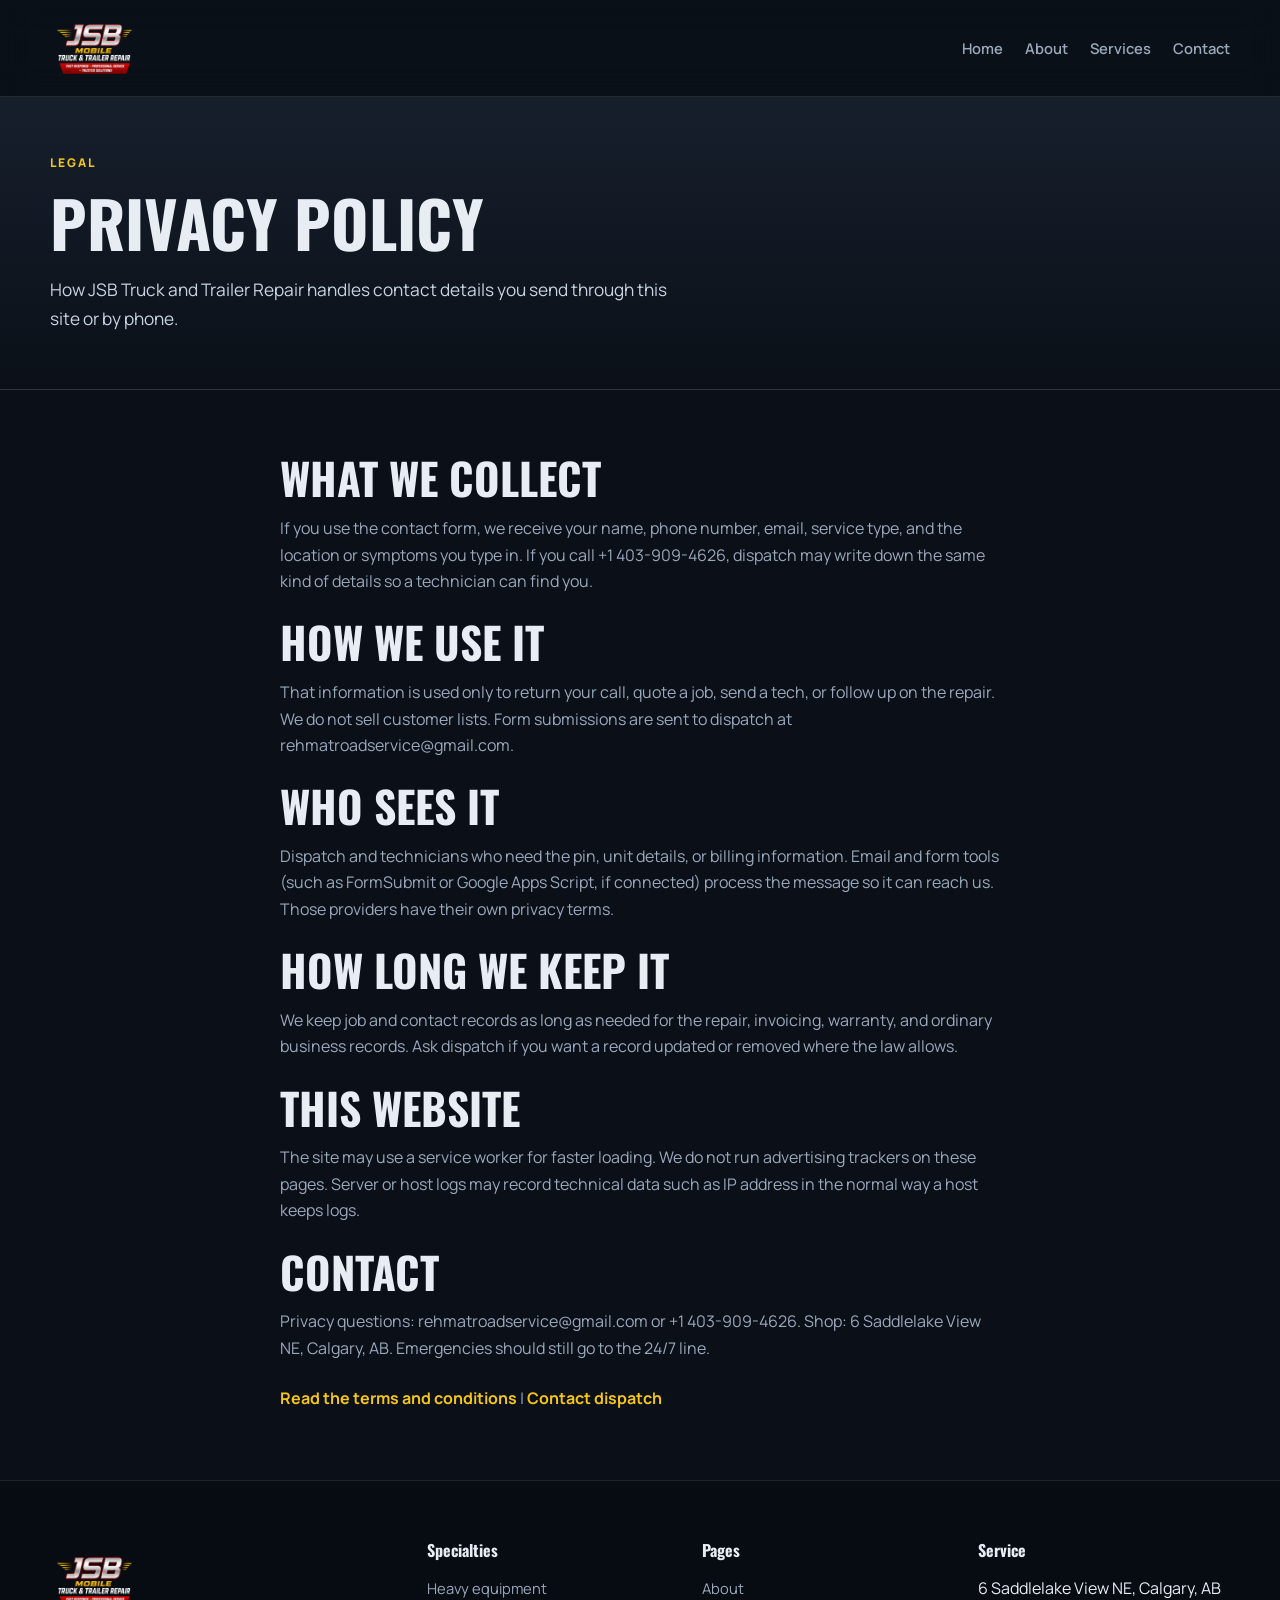
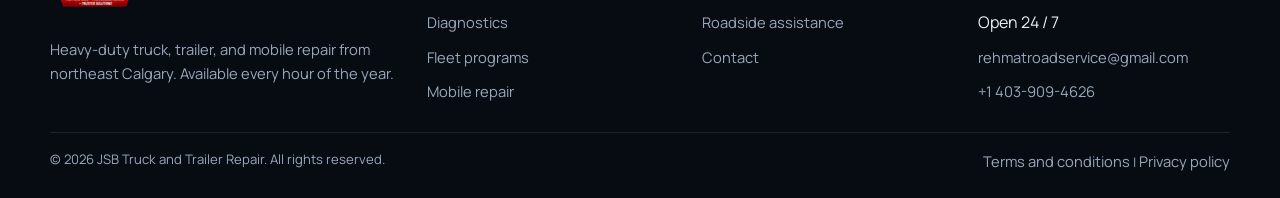
<file: privacy.html>
<!DOCTYPE html>
<html lang="en">
<head>
  <!-- Google tag (gtag.js) -->
  <script async src="https://www.googletagmanager.com/gtag/js?id=AW-18345472129"></script>
  <script>
    window.dataLayer = window.dataLayer || [];
    function gtag(){dataLayer.push(arguments);}
    gtag('js', new Date());

    gtag('config', 'AW-18345472129');
  </script>
  <meta charset="UTF-8" />
  <meta name="viewport" content="width=device-width, initial-scale=1" />
  <title>Privacy Policy | JSB Truck and Trailer Repair</title>
  <meta name="description" content="Privacy policy for JSB Truck and Trailer Repair, including how dispatch contact details are used." />
  <link rel="stylesheet" href="css/styles.css" />
  <link href="https://fonts.googleapis.com/css2?family=Manrope:wght@400;600;700;800&family=Oswald:wght@500;700&display=swap" rel="stylesheet" />
  <link rel="icon" href="images/jsb-logo.webp" />
  <link rel="apple-touch-icon" href="images/apple-touch-icon.png" />
  <link rel="manifest" href="manifest.json" />
  <meta name="theme-color" content="#0b1018" />
</head>
<body>
  <header class="site">
    <div class="wrap">
      <a class="brand" href="/">
        <img src="images/jsb-logo.webp" alt="JSB Truck and Trailer Repair" />
      </a>
      <nav class="desk">
        <a href="/">Home</a>
        <a href="/about">About</a>
        <a href="/services">Services</a>
        <a href="/contact">Contact</a>
      </nav>
      <button class="menu-btn" type="button" aria-label="Open menu" aria-expanded="false">☰</button>
    </div>
    <nav class="mobile-nav" aria-label="Mobile">
      <a href="/">Home</a>
      <a href="/about">About</a>
      <a href="/services">Services</a>
      <a href="/contact">Contact</a>
    </nav>
  </header>

  <div class="page-hero">
    <div class="wrap">
      <p class="kicker">Legal</p>
      <h1>Privacy policy</h1>
      <p class="lead">How JSB Truck and Trailer Repair handles contact details you send through this site or by phone.</p>
    </div>
  </div>

  <section>
    <div class="wrap legal-copy">
      <h2>What we collect</h2>
      <p style="margin:12px 0 24px">If you use the contact form, we receive your name, phone number, email, service type, and the location or symptoms you type in. If you call +1 403-909-4626, dispatch may write down the same kind of details so a technician can find you.</p>

      <h2>How we use it</h2>
      <p style="margin:12px 0 24px">That information is used only to return your call, quote a job, send a tech, or follow up on the repair. We do not sell customer lists. Form submissions are sent to dispatch at rehmatroadservice@gmail.com.</p>

      <h2>Who sees it</h2>
      <p style="margin:12px 0 24px">Dispatch and technicians who need the pin, unit details, or billing information. Email and form tools (such as FormSubmit or Google Apps Script, if connected) process the message so it can reach us. Those providers have their own privacy terms.</p>

      <h2>How long we keep it</h2>
      <p style="margin:12px 0 24px">We keep job and contact records as long as needed for the repair, invoicing, warranty, and ordinary business records. Ask dispatch if you want a record updated or removed where the law allows.</p>

      <h2>This website</h2>
      <p style="margin:12px 0 24px">The site may use a service worker for faster loading. We do not run advertising trackers on these pages. Server or host logs may record technical data such as IP address in the normal way a host keeps logs.</p>

      <h2>Contact</h2>
      <p style="margin:12px 0 24px">Privacy questions: rehmatroadservice@gmail.com or +1 403-909-4626. Shop: 6 Saddlelake View NE, Calgary, AB. Emergencies should still go to the 24/7 line.</p>

      <p style="margin:12px 0"><a href="/terms">Read the terms and conditions</a> | <a href="/contact">Contact dispatch</a></p>
    </div>
  </section>

  <footer>
    <div class="wrap">
      <div class="foot">
        <div>
          <a class="brand" href="/">
            <img src="images/jsb-logo.webp" alt="JSB Truck and Trailer Repair" />
          </a>
          <p style="margin-top:12px">Heavy-duty truck, trailer, and mobile repair from northeast Calgary. Available every hour of the year.</p>
        </div>
        <div>
          <h4>Specialties</h4>
          <ul>
            <li><a href="/services">Heavy equipment</a></li>
            <li><a href="/services">Diagnostics</a></li>
            <li><a href="/services">Fleet programs</a></li>
            <li><a href="/services">Mobile repair</a></li>
          </ul>
        </div>
        <div>
          <h4>Pages</h4>
          <ul>
            <li><a href="/about">About</a></li>
            <li><a href="/services">Roadside assistance</a></li>
            <li><a href="/contact">Contact</a></li>
          </ul>
        </div>
        <div>
          <h4>Service</h4>
          <ul>
            <li>6 Saddlelake View NE, Calgary, AB</li>
            <li>Open 24 / 7</li>
            <li><a href="mailto:rehmatroadservice@gmail.com">rehmatroadservice@gmail.com</a></li>
            <li><a href="tel:+14039094626">+1 403-909-4626</a></li>
          </ul>
        </div>
      </div>
      <div class="legal">
        <span>© 2026 JSB Truck and Trailer Repair. All rights reserved.</span>
        <span><a href="/terms">Terms and conditions</a> | <a href="/privacy">Privacy policy</a></span>
      </div>
    </div>
  </footer>
  <script src="js/main.js"></script>
</body>
</html>
</file>
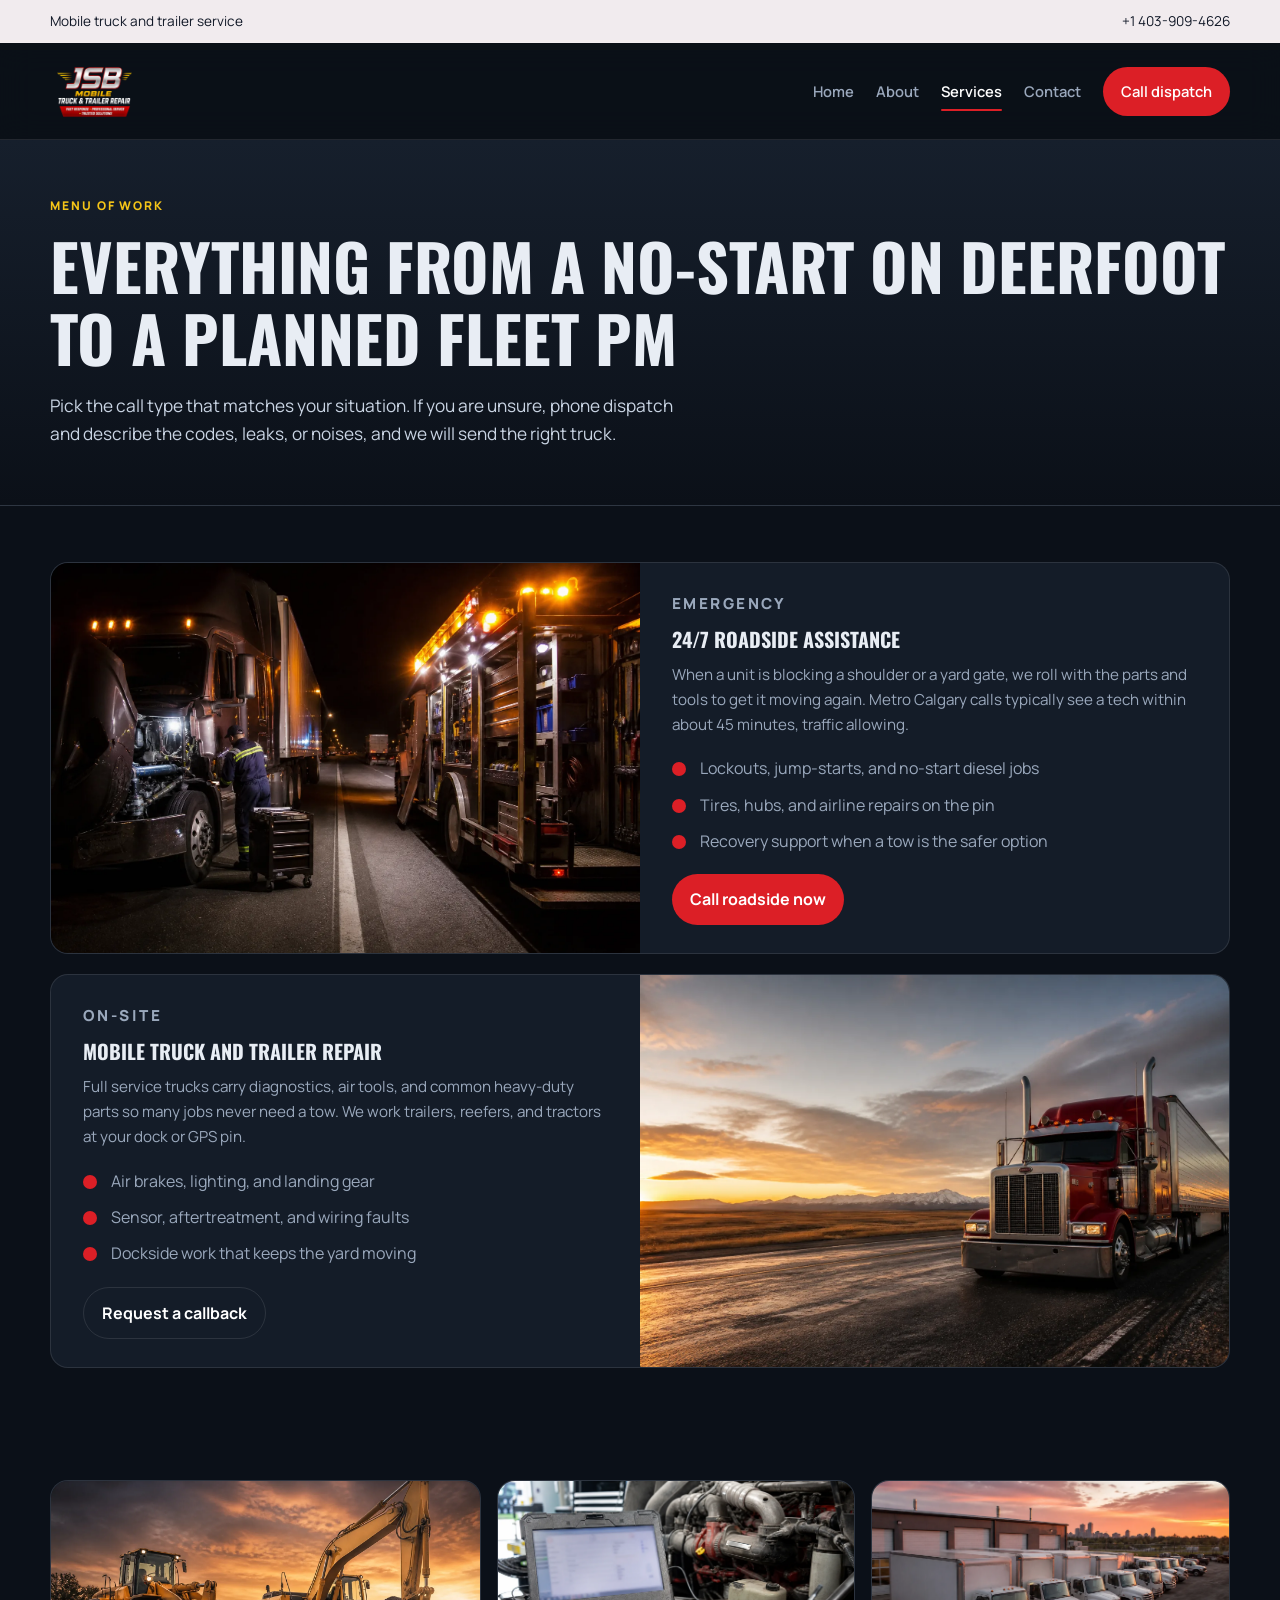
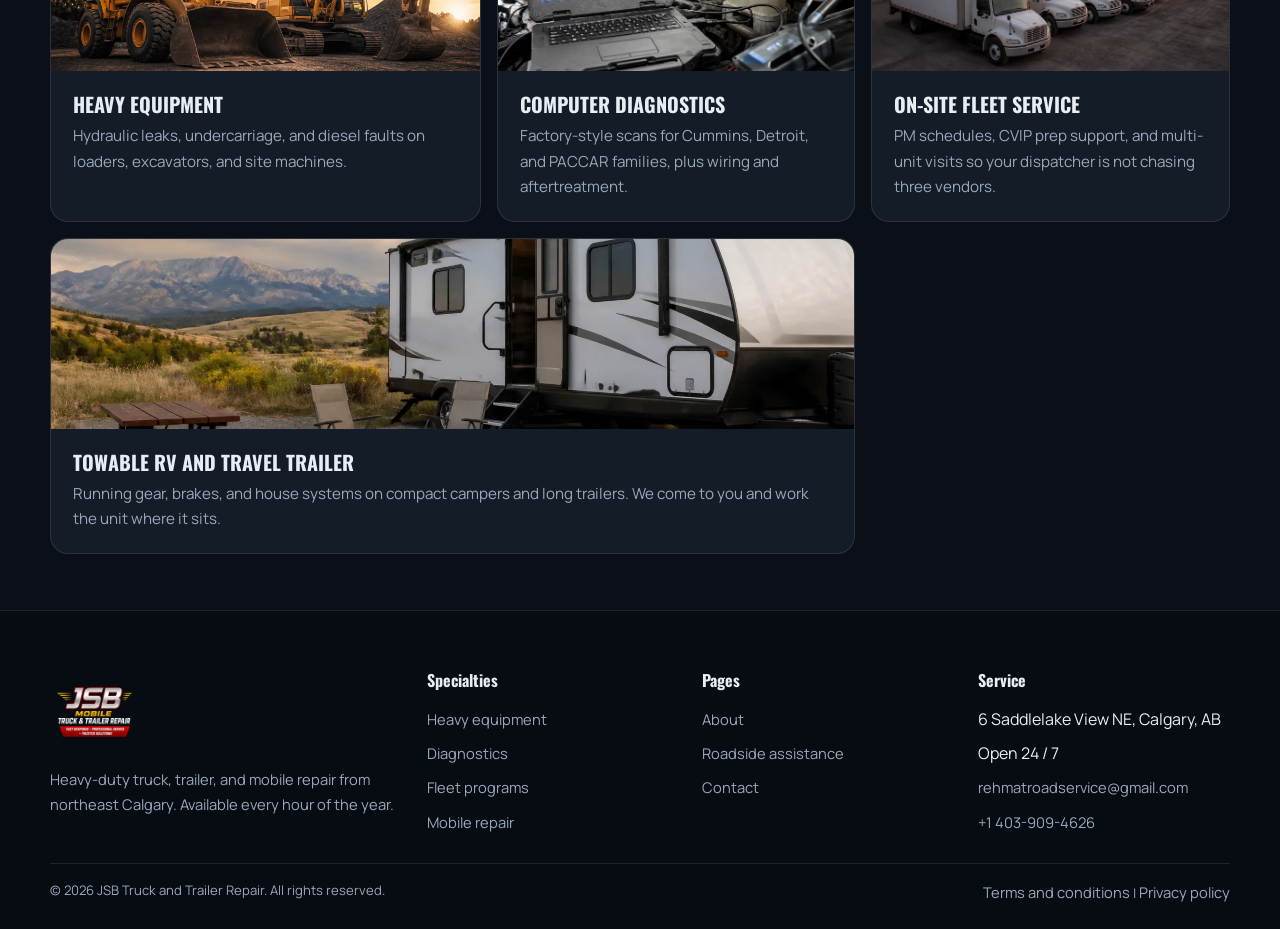
<file: services.html>
<!DOCTYPE html>
<html lang="en">
<head>
  <!-- Google tag (gtag.js) -->
  <script async src="https://www.googletagmanager.com/gtag/js?id=AW-18345472129"></script>
  <script>
    window.dataLayer = window.dataLayer || [];
    function gtag(){dataLayer.push(arguments);}
    gtag('js', new Date());

    gtag('config', 'AW-18345472129');
  </script>
  <meta charset="UTF-8" />
  <meta name="viewport" content="width=device-width, initial-scale=1" />
  <title>Truck Repair Services in Calgary, JSB Mobile Service</title>
  <meta name="description" content="24/7 roadside, mobile truck repair, diesel diagnostics, fleet PM, heavy equipment, and travel trailer service in Calgary and surrounding Alberta." />
  <link rel="preconnect" href="https://fonts.googleapis.com" />
  <link rel="preconnect" href="https://fonts.gstatic.com" crossorigin />
  <link href="https://fonts.googleapis.com/css2?family=Manrope:wght@400;600;700;800&family=Oswald:wght@500;700&display=swap" rel="stylesheet" />
  <link rel="stylesheet" href="css/styles.css" />
  <link rel="icon" href="images/jsb-logo.webp" />
  <link rel="apple-touch-icon" href="images/apple-touch-icon.png" />
  <link rel="manifest" href="manifest.json" />
  <meta name="theme-color" content="#0b1018" />
  <meta name="mobile-web-app-capable" content="yes" />
  <meta name="apple-mobile-web-app-capable" content="yes" />
  <meta name="apple-mobile-web-app-status-bar-style" content="black-translucent" />
  <meta name="apple-mobile-web-app-title" content="JSB Repair" />
</head>
<body>
  <div class="topbar">
    <div class="wrap">
      <span>Mobile truck and trailer service</span>
      <span><a href="tel:+14039094626">+1 403-909-4626</a></span>
    </div>
  </div>
  <header class="site">
    <div class="wrap">
      <a class="brand" href="/">
        <img src="images/jsb-logo.webp" alt="JSB Mobile Truck and Trailer Repair" />
      </a>
      <nav class="desk">
        <a href="/">Home</a>
        <a href="/about">About</a>
        <a class="active" href="/services">Services</a>
        <a href="/contact">Contact</a>
        <a class="btn" href="tel:+14039094626">Call dispatch</a>
      </nav>
      <button class="menu-btn" type="button" aria-label="Open menu" aria-expanded="false">☰</button>
    </div>
    <nav class="mobile-nav">
      <a href="/">Home</a>
      <a href="/about">About</a>
      <a href="/services">Services</a>
      <a href="/contact">Contact</a>
    </nav>
  </header>

  <div class="page-hero">
    <div class="wrap">
      <p class="kicker">Menu of work</p>
      <h1>Everything from a no-start on Deerfoot to a planned fleet PM</h1>
      <p class="lead">Pick the call type that matches your situation. If you are unsure, phone dispatch and describe the codes, leaks, or noises, and we will send the right truck.</p>
    </div>
  </div>

  <section>
    <div class="wrap stack">
      <article class="card service-row">
        <div class="media">
          <img src="images/mobile-repair.webp" alt="Mobile service truck at night" />
        </div>
        <div class="body">
          <p class="kicker">Emergency</p>
          <h3>24/7 roadside assistance</h3>
          <p>When a unit is blocking a shoulder or a yard gate, we roll with the parts and tools to get it moving again. Metro Calgary calls typically see a tech within about 45 minutes, traffic allowing.</p>
          <ul class="checks">
            <li>Lockouts, jump-starts, and no-start diesel jobs</li>
            <li>Tires, hubs, and airline repairs on the pin</li>
            <li>Recovery support when a tow is the safer option</li>
          </ul>
          <a class="btn" href="tel:+14039094626">Call roadside now</a>
        </div>
      </article>
      <article class="card service-row reverse">
        <div class="body">
          <p class="kicker">On-site</p>
          <h3>Mobile truck and trailer repair</h3>
          <p>Full service trucks carry diagnostics, air tools, and common heavy-duty parts so many jobs never need a tow. We work trailers, reefers, and tractors at your dock or GPS pin.</p>
          <ul class="checks">
            <li>Air brakes, lighting, and landing gear</li>
            <li>Sensor, aftertreatment, and wiring faults</li>
            <li>Dockside work that keeps the yard moving</li>
          </ul>
          <a class="btn ghost" href="/contact">Request a callback</a>
        </div>
        <div class="media">
          <img src="images/hero-truck.webp" alt="Commercial tractor" />
        </div>
      </article>
    </div>
  </section>

  <section>
    <div class="wrap">
      <div class="bento">
        <article class="card">
          <img src="images/heavy-equipment.webp" alt="Construction equipment" />
          <div class="body">
            <h3>Heavy equipment</h3>
            <p>Hydraulic leaks, undercarriage, and diesel faults on loaders, excavators, and site machines.</p>
          </div>
        </article>
        <article class="card">
          <img src="images/diagnostics.webp" alt="Engine diagnostics" />
          <div class="body">
            <h3>Computer diagnostics</h3>
            <p>Factory-style scans for Cummins, Detroit, and PACCAR families, plus wiring and aftertreatment.</p>
          </div>
        </article>
        <article class="card">
          <img src="images/fleet-yard.webp" alt="Fleet parked in a yard" />
          <div class="body">
            <h3>On-site fleet service</h3>
            <p>PM schedules, CVIP prep support, and multi-unit visits so your dispatcher is not chasing three vendors.</p>
          </div>
        </article>
        <article class="card span-2">
          <img src="images/travel-trailer.webp" alt="Travel trailer" />
          <div class="body">
            <h3>Towable RV and travel trailer</h3>
            <p>Running gear, brakes, and house systems on compact campers and long trailers. We come to you and work the unit where it sits.</p>
          </div>
        </article>
      </div>
    </div>
  </section>

  <footer>
    <div class="wrap">
      <div class="foot">
        <div>
          <a class="brand" href="/">
            <img src="images/jsb-logo.webp" alt="JSB Mobile Truck and Trailer Repair" />
          </a>
          <p style="margin-top:12px">Heavy-duty truck, trailer, and mobile repair from northeast Calgary. Available every hour of the year.</p>
        </div>
        <div>
          <h4>Specialties</h4>
          <ul>
            <li><a href="/services">Heavy equipment</a></li>
            <li><a href="/services">Diagnostics</a></li>
            <li><a href="/services">Fleet programs</a></li>
            <li><a href="/services">Mobile repair</a></li>
          </ul>
        </div>
        <div>
          <h4>Pages</h4>
          <ul>
            <li><a href="/about">About</a></li>
            <li><a href="/services">Roadside assistance</a></li>
            <li><a href="/contact">Contact</a></li>
          </ul>
        </div>
        <div>
          <h4>Service</h4>
          <ul>
            <li>6 Saddlelake View NE, Calgary, AB</li>
            <li>Open 24 / 7</li>
            <li><a href="mailto:rehmatroadservice@gmail.com">rehmatroadservice@gmail.com</a></li>
            <li><a href="tel:+14039094626">+1 403-909-4626</a></li>
          </ul>
        </div>
      </div>
      <div class="legal">
        <span>© 2026 JSB Truck and Trailer Repair. All rights reserved.</span>
        <span><a href="/terms">Terms and conditions</a> | <a href="/privacy">Privacy policy</a></span>
      </div>
    </div>
  </footer>
  <script src="js/main.js"></script>
</body>
</html>
</file>
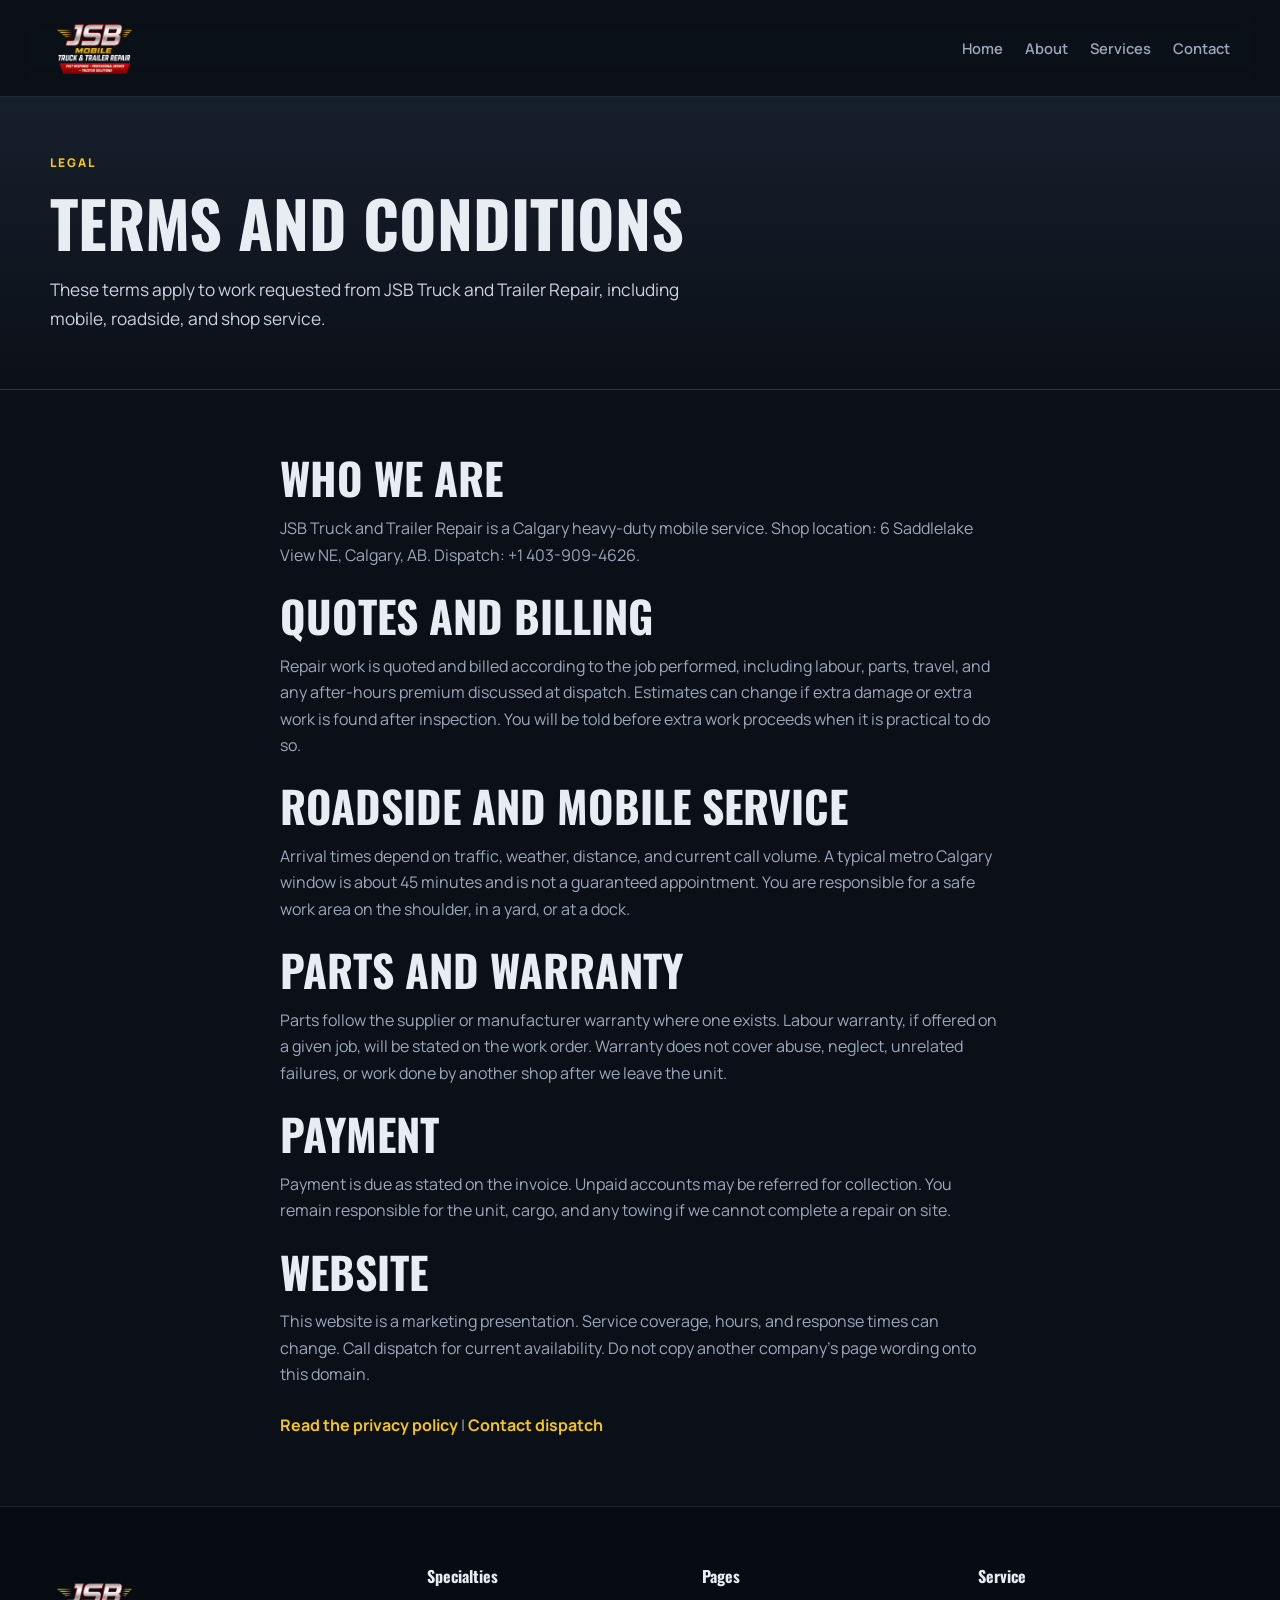
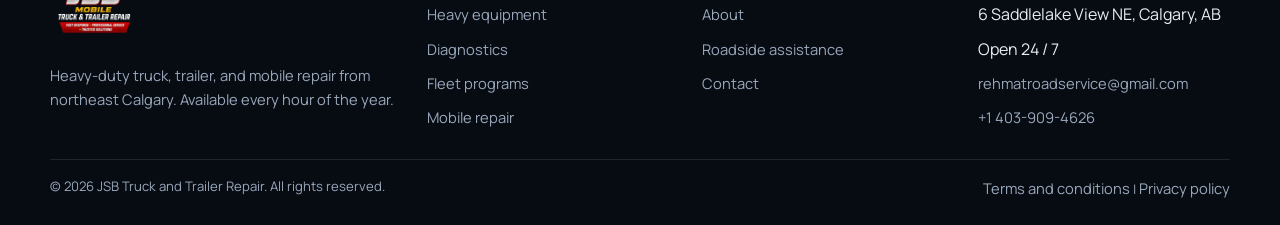
<file: terms.html>
<!DOCTYPE html>
<html lang="en">
<head>
  <!-- Google tag (gtag.js) -->
  <script async src="https://www.googletagmanager.com/gtag/js?id=AW-18345472129"></script>
  <script>
    window.dataLayer = window.dataLayer || [];
    function gtag(){dataLayer.push(arguments);}
    gtag('js', new Date());

    gtag('config', 'AW-18345472129');
  </script>
  <meta charset="UTF-8" />
  <meta name="viewport" content="width=device-width, initial-scale=1" />
  <title>Terms and Conditions | JSB Truck and Trailer Repair</title>
  <meta name="description" content="Terms and conditions for JSB Truck and Trailer Repair mobile and shop service in Calgary." />
  <link rel="stylesheet" href="css/styles.css" />
  <link href="https://fonts.googleapis.com/css2?family=Manrope:wght@400;600;700;800&family=Oswald:wght@500;700&display=swap" rel="stylesheet" />
  <link rel="icon" href="images/jsb-logo.webp" />
  <link rel="apple-touch-icon" href="images/apple-touch-icon.png" />
  <link rel="manifest" href="manifest.json" />
  <meta name="theme-color" content="#0b1018" />
</head>
<body>
  <header class="site">
    <div class="wrap">
      <a class="brand" href="/">
        <img src="images/jsb-logo.webp" alt="JSB Truck and Trailer Repair" />
      </a>
      <nav class="desk">
        <a href="/">Home</a>
        <a href="/about">About</a>
        <a href="/services">Services</a>
        <a href="/contact">Contact</a>
      </nav>
      <button class="menu-btn" type="button" aria-label="Open menu" aria-expanded="false">☰</button>
    </div>
    <nav class="mobile-nav" aria-label="Mobile">
      <a href="/">Home</a>
      <a href="/about">About</a>
      <a href="/services">Services</a>
      <a href="/contact">Contact</a>
    </nav>
  </header>

  <div class="page-hero">
    <div class="wrap">
      <p class="kicker">Legal</p>
      <h1>Terms and conditions</h1>
      <p class="lead">These terms apply to work requested from JSB Truck and Trailer Repair, including mobile, roadside, and shop service.</p>
    </div>
  </div>

  <section>
    <div class="wrap legal-copy">
      <h2>Who we are</h2>
      <p style="margin:12px 0 24px">JSB Truck and Trailer Repair is a Calgary heavy-duty mobile service. Shop location: 6 Saddlelake View NE, Calgary, AB. Dispatch: +1 403-909-4626.</p>

      <h2>Quotes and billing</h2>
      <p style="margin:12px 0 24px">Repair work is quoted and billed according to the job performed, including labour, parts, travel, and any after-hours premium discussed at dispatch. Estimates can change if extra damage or extra work is found after inspection. You will be told before extra work proceeds when it is practical to do so.</p>

      <h2>Roadside and mobile service</h2>
      <p style="margin:12px 0 24px">Arrival times depend on traffic, weather, distance, and current call volume. A typical metro Calgary window is about 45 minutes and is not a guaranteed appointment. You are responsible for a safe work area on the shoulder, in a yard, or at a dock.</p>

      <h2>Parts and warranty</h2>
      <p style="margin:12px 0 24px">Parts follow the supplier or manufacturer warranty where one exists. Labour warranty, if offered on a given job, will be stated on the work order. Warranty does not cover abuse, neglect, unrelated failures, or work done by another shop after we leave the unit.</p>

      <h2>Payment</h2>
      <p style="margin:12px 0 24px">Payment is due as stated on the invoice. Unpaid accounts may be referred for collection. You remain responsible for the unit, cargo, and any towing if we cannot complete a repair on site.</p>

      <h2>Website</h2>
      <p style="margin:12px 0 24px">This website is a marketing presentation. Service coverage, hours, and response times can change. Call dispatch for current availability. Do not copy another company’s page wording onto this domain.</p>

      <p style="margin:12px 0"><a href="/privacy">Read the privacy policy</a> | <a href="/contact">Contact dispatch</a></p>
    </div>
  </section>

  <footer>
    <div class="wrap">
      <div class="foot">
        <div>
          <a class="brand" href="/">
            <img src="images/jsb-logo.webp" alt="JSB Truck and Trailer Repair" />
          </a>
          <p style="margin-top:12px">Heavy-duty truck, trailer, and mobile repair from northeast Calgary. Available every hour of the year.</p>
        </div>
        <div>
          <h4>Specialties</h4>
          <ul>
            <li><a href="/services">Heavy equipment</a></li>
            <li><a href="/services">Diagnostics</a></li>
            <li><a href="/services">Fleet programs</a></li>
            <li><a href="/services">Mobile repair</a></li>
          </ul>
        </div>
        <div>
          <h4>Pages</h4>
          <ul>
            <li><a href="/about">About</a></li>
            <li><a href="/services">Roadside assistance</a></li>
            <li><a href="/contact">Contact</a></li>
          </ul>
        </div>
        <div>
          <h4>Service</h4>
          <ul>
            <li>6 Saddlelake View NE, Calgary, AB</li>
            <li>Open 24 / 7</li>
            <li><a href="mailto:rehmatroadservice@gmail.com">rehmatroadservice@gmail.com</a></li>
            <li><a href="tel:+14039094626">+1 403-909-4626</a></li>
          </ul>
        </div>
      </div>
      <div class="legal">
        <span>© 2026 JSB Truck and Trailer Repair. All rights reserved.</span>
        <span><a href="/terms">Terms and conditions</a> | <a href="/privacy">Privacy policy</a></span>
      </div>
    </div>
  </footer>
  <script src="js/main.js"></script>
</body>
</html>
</file>
<file: css/styles.css>
:root {
  --ink: #0b1018;
  --ink-2: #141c28;
  --panel: #1a2433;
  --line: rgba(255, 255, 255, 0.1);
  --text: #e8edf4;
  --muted: #9aa8bc;
  --accent: #dc1f26;
  --accent-2: #f5c518;
  --white: #fff;
  --radius: 18px;
  --shadow: 0 24px 60px rgba(0, 0, 0, 0.35);
  --max: 1180px;
  --space-section: 56px;
}

* {
  box-sizing: border-box;
  margin: 0;
  padding: 0;
  -webkit-tap-highlight-color: transparent;
}

html {
  scroll-behavior: smooth;
  -webkit-tap-highlight-color: transparent;
}

body {
  font-family: "Manrope", system-ui, sans-serif;
  background: var(--ink);
  color: var(--text);
  line-height: 1.65;
  min-width: 0;
  -webkit-tap-highlight-color: transparent;
}

::selection {
  background: rgba(220, 31, 38, 0.45);
  color: #fff;
}

img,
svg,
video,
iframe {
  max-width: 100%;
  display: block;
}

a,
button,
input,
select,
textarea,
[role="button"] {
  -webkit-tap-highlight-color: transparent;
}

a {
  color: inherit;
  text-decoration: none;
}

button,
input,
select,
textarea {
  font: inherit;
  max-width: 100%;
}

button,
a {
  -webkit-user-select: none;
  user-select: none;
}

:focus:not(:focus-visible) {
  outline: none;
}

.wrap {
  width: min(var(--max), calc(100% - 32px));
  margin-inline: auto;
  min-width: 0;
}

.stack {
  display: grid;
  gap: 20px;
}

.legal-copy {
  max-width: 720px;
  color: var(--muted);
}

.legal-copy h2 {
  color: var(--text);
  margin-top: 8px;
}

.legal-copy a {
  color: var(--accent-2);
  font-weight: 700;
}

.legal-copy a:hover {
  color: var(--white);
}

.topbar {
  background: #F1EBEE;
  border-bottom: 1px solid var(--line);
  font-size: 0.85rem;
  color: #111827;
}

.topbar .wrap {
  display: flex;
  justify-content: space-between;
  gap: 16px;
  padding: 10px 0;
  flex-wrap: wrap;
}

.topbar a:hover {
  color: var(--accent-2);
}

header.site {
  position: sticky;
  top: 0;
  z-index: 200;
  background: rgba(11, 16, 24, 0.94);
  backdrop-filter: blur(16px);
  border-bottom: 1px solid var(--line);
  overflow: visible;
}

header.site .wrap {
  display: flex;
  align-items: center;
  justify-content: space-between;
  min-height: 96px;
  gap: 20px;
}

.brand {
  display: flex;
  align-items: center;
  gap: 0;
  font-weight: 800;
  letter-spacing: 0.02em;
}

/* Hide Trustmary widget title ("Here is what our customers say") */
[data-tm-edit="widget-layout"],
.tm-widget > .tm-title,
.tm-widget .tm-title:not(.tm-info .tm-title),
[class*="tm-widget"] > .tm-title,
[class*="tm-widget"] > [class*="title"],
[data-trustmary-widget] .tm-title:not(.tm-info .tm-title) {
  display: none !important;
}


.brand img {
  height: clamp(64px, 7.5vw, 88px);
  width: auto;
  max-width: min(320px, 70vw);
  object-fit: contain;
  border-radius: 0;
  border: 0;
  transition: transform 0.2s ease;
}

.brand:hover img {
  transform: scale(1.03);
}

nav.desk {
  display: flex;
  align-items: center;
  gap: 22px;
}

nav.desk a {
  font-size: 0.92rem;
  color: var(--muted);
  font-weight: 600;
  position: relative;
  transition: color 0.2s ease;
}

nav.desk a:not(.btn)::after {
  content: "";
  position: absolute;
  left: 0;
  bottom: -7px;
  width: 0;
  height: 2px;
  background: var(--accent);
  border-radius: 2px;
  transition: width 0.22s ease;
}

nav.desk a:not(.btn):hover::after,
nav.desk a.active::after {
  width: 100%;
}

nav.desk a:hover,
nav.desk a.active {
  color: var(--white);
}

nav.desk a.btn,
nav.desk a.btn:hover,
nav.desk a.btn:focus,
nav.desk a.btn:active {
  color: #fff;
}

.btn {
  display: inline-flex;
  align-items: center;
  justify-content: center;
  gap: 8px;
  background: var(--accent);
  color: #fff;
  font-weight: 700;
  padding: 12px 18px;
  border-radius: 999px;
  border: 0;
  cursor: pointer;
  position: relative;
  overflow: hidden;
  isolation: isolate;
  transition: transform 0.2s ease, background 0.2s ease, box-shadow 0.2s ease;
}

.btn::before {
  content: "";
  position: absolute;
  inset: 0 auto 0 -70%;
  width: 45%;
  background: linear-gradient(115deg,
      transparent 0%,
      rgba(255, 255, 255, 0.08) 35%,
      rgba(255, 255, 255, 0.55) 50%,
      rgba(255, 255, 255, 0.08) 65%,
      transparent 100%);
  transform: skewX(-22deg);
  pointer-events: none;
  z-index: 1;
}

.btn:hover::before {
  animation: btn-shine 0.7s ease;
}

@keyframes btn-shine {
  from {
    left: -70%;
  }

  to {
    left: 130%;
  }
}

.btn:hover {
  background: #c41b22;
  color: #fff;
  transform: translateY(-2px);
  box-shadow: 0 10px 24px rgba(220, 31, 38, 0.35);
}

.btn:active {
  transform: translateY(0);
}

.btn.ghost::before {
  content: none;
}

.btn.ghost {
  background: transparent;
  border: 1px solid var(--line);
  color: var(--white);
  overflow: visible;
}

.btn.ghost:hover {
  background: rgba(255, 255, 255, 0.08);
  border-color: rgba(255, 255, 255, 0.35);
  box-shadow: none;
}

.menu-btn {
  display: none;
  background: #1a2433;
  border: 1px solid var(--line);
  color: var(--white);
  width: 48px;
  height: 48px;
  border-radius: 10px;
  cursor: pointer;
  position: relative;
  z-index: 220;
  font-size: 1.55rem;
  line-height: 1;
  flex-shrink: 0;
  transition: background 0.2s ease, border-color 0.2s ease, color 0.2s ease, transform 0.25s ease;
  user-select: none;
}

.menu-btn:hover {
  background: rgba(255, 255, 255, 0.08);
  border-color: var(--accent);
}

.menu-btn.active,
.menu-btn.open {
  background: rgba(220, 31, 38, 0.15);
  border-color: var(--accent);
  color: var(--accent-2);
  transform: rotate(90deg);
}

.hero {
  position: relative;
  min-height: min(84vh, 780px);
  display: flex;
  align-items: center;
  overflow: hidden;
  background: #070b12;
}

.hero-bg {
  position: absolute;
  inset: 0;
  width: 100%;
  height: 100%;
  object-fit: cover;
  object-position: 88% 46%;
}

.hero::after {
  content: "";
  position: absolute;
  inset: 0;
  background:
    linear-gradient(90deg, rgba(7, 11, 18, 0.88) 0%, rgba(7, 11, 18, 0.62) 34%, rgba(7, 11, 18, 0.18) 58%, rgba(7, 11, 18, 0.08) 100%),
    linear-gradient(180deg, rgba(7, 11, 18, 0.28) 0%, transparent 28%, rgba(7, 11, 18, 0.55) 100%);
  pointer-events: none;
}

.hero .wrap {
  position: relative;
  z-index: 1;
  width: min(var(--max), calc(100% - 40px));
  padding: 72px 0 80px;
}

.hero-copy {
  max-width: 540px;
  text-align: left;
}

.hero-copy h1 {
  font-size: clamp(2.1rem, 4.4vw, 3.5rem);
  margin-bottom: 16px;
  text-shadow: 0 8px 28px rgba(0, 0, 0, 0.45);
}

.hero-copy .lead {
  max-width: 46ch;
}

.kicker {
  color: var(--accent-2);
  font-weight: 800;
  letter-spacing: 0.16em;
  text-transform: uppercase;
  font-size: 0.75rem;
  margin-bottom: 14px;
}

h1,
h2,
h3 {
  font-family: "Oswald", sans-serif;
  line-height: 1.12;
  text-transform: uppercase;
}

h1 {
  font-size: clamp(2.4rem, 5vw, 4.4rem);
  margin-bottom: 18px;
}

h2 {
  font-size: clamp(1.8rem, 3.4vw, 2.8rem);
}

.lead {
  color: #c9d4e3;
  font-size: 1.08rem;
  max-width: 58ch;
}

.hero-actions {
  display: flex;
  gap: 12px;
  flex-wrap: wrap;
  margin-top: 28px;
}

.hero-actions .btn {
  white-space: nowrap;
  text-align: center;
  min-height: 48px;
  padding: 12px 20px;
}

.stats {
  display: grid;
  grid-template-columns: repeat(3, 1fr);
  gap: 14px;
  margin-top: 0;
  position: relative;
  z-index: 2;
}

.stat {
  background: var(--ink-2);
  border: 1px solid var(--line);
  border-radius: var(--radius);
  padding: 22px;
  box-shadow: var(--shadow);
  transition: transform 0.25s ease, border-color 0.25s ease, box-shadow 0.25s ease;
}

.stat b {
  font-family: "Oswald", sans-serif;
  font-size: 2rem;
  color: var(--accent-2);
  display: block;
}

.stat span {
  color: var(--muted);
  font-size: 0.9rem;
}

section:not(.hero) {
  padding: var(--space-section) 0;
}

.sec-head {
  max-width: 640px;
  margin-bottom: 36px;
}

.sec-head p {
  color: var(--muted);
  margin-top: 10px;
}

.bento,
.split,
.why,
.coverage,
.projects,
.reviews,
.steps,
.contact-grid,
.foot,
.stats,
.cta,
.service-row {
  min-width: 0;
}

.bento>*,
.split>*,
.why>*,
.coverage>*,
.projects>*,
.reviews>*,
.steps>*,
.contact-grid>*,
.foot>* {
  min-width: 0;
}

.bento {
  display: grid;
  grid-template-columns: 1.2fr 1fr 1fr;
  grid-template-rows: auto auto;
  gap: 16px;
}

.card {
  background: var(--ink-2);
  border: 1px solid var(--line);
  border-radius: var(--radius);
  overflow: hidden;
  transition: transform 0.25s ease, border-color 0.25s ease, box-shadow 0.25s ease;
}

.card img {
  width: 100%;
  height: 190px;
  object-fit: cover;
  transition: transform 0.45s ease;
}

.card.tall img {
  height: 100%;
  min-height: 420px;
}

.card .body {
  padding: 22px;
}

.card h3 {
  margin-bottom: 8px;
  font-size: 1.25rem;
}

.card p {
  color: var(--muted);
  font-size: 0.95rem;
}

.card.span-2 {
  grid-column: span 2;
}

.card.tall {
  grid-row: span 2;
}

.split {
  display: grid;
  grid-template-columns: 1.05fr 0.95fr;
  gap: 40px;
  align-items: center;
}

.split img {
  width: 100%;
  height: 460px;
  object-fit: cover;
  border-radius: 22px;
  border: 1px solid var(--line);
  transition: transform 0.45s ease, box-shadow 0.3s ease;
}

.checks {
  margin-top: 18px;
  display: grid;
  gap: 10px;
}

.checks li {
  list-style: none;
  color: var(--muted);
  padding-left: 28px;
  position: relative;
}

.checks li::before {
  content: "";
  width: 14px;
  height: 14px;
  border-radius: 50%;
  background: var(--accent);
  position: absolute;
  left: 0;
  top: 7px;
}

.brands {
  overflow: hidden;
  border-top: 1px solid var(--line);
  border-bottom: 1px solid var(--line);
  padding: 16px 0;
}

.marquee {
  display: flex;
  width: max-content;
  animation: slide 28s linear infinite;
  white-space: nowrap;
  font-family: "Oswald", sans-serif;
  letter-spacing: 0.12em;
  text-transform: uppercase;
  color: var(--muted);
  font-size: 1.2rem;
}

.marquee-track {
  display: flex;
  align-items: center;
  flex-shrink: 0;
}

.marquee-track span {
  padding: 0 22px;
}

.sep {
  display: inline-block;
  width: 11px;
  height: 11px;
  flex-shrink: 0;
  background: var(--accent);
  clip-path: polygon(50% 0%,
      62% 38%,
      100% 50%,
      62% 62%,
      50% 100%,
      38% 62%,
      0% 50%,
      38% 38%);
  box-shadow: 0 0 10px rgba(220, 31, 38, 0.55);
}

@keyframes slide {
  from {
    transform: translateX(0);
  }

  to {
    transform: translateX(-50%);
  }
}

.why {
  display: grid;
  grid-template-columns: repeat(3, 1fr);
  gap: 16px;
}

.why article {
  padding: 28px;
  background: linear-gradient(180deg, #1c2736, #141c28);
  border: 1px solid var(--line);
  border-radius: var(--radius);
  transition: transform 0.25s ease, border-color 0.25s ease, box-shadow 0.25s ease;
}

.why h3 {
  margin: 8px 0 10px;
}

.coverage {
  display: grid;
  gap: 22px;
}

.region h3 {
  font-size: 1rem;
  margin-bottom: 12px;
  color: var(--accent-2);
}

.chips {
  display: flex;
  flex-wrap: wrap;
  gap: 8px;
}

.chips span {
  background: var(--panel);
  border: 1px solid var(--line);
  border-radius: 999px;
  padding: 8px 14px;
  font-size: 0.88rem;
  font-weight: 600;
  display: inline-block;
}

.projects {
  display: grid;
  grid-template-columns: repeat(3, 1fr);
  gap: 16px;
}

.projects article {
  overflow: hidden;
  border-radius: var(--radius);
  background: var(--ink-2);
  border: 1px solid var(--line);
  transition: transform 0.25s ease, border-color 0.25s ease, box-shadow 0.25s ease;
}

.projects img {
  height: 220px;
  width: 100%;
  object-fit: cover;
  transition: transform 0.45s ease;
}

.projects figcaption {
  padding: 18px 18px 20px;
}

.projects figcaption p {
  color: var(--muted);
  font-size: 0.92rem;
  margin-top: 6px;
}

.tag {
  display: inline-block;
  background: var(--accent);
  font-size: 0.72rem;
  font-weight: 800;
  letter-spacing: 0.08em;
  text-transform: uppercase;
  padding: 4px 8px;
  border-radius: 6px;
  margin-bottom: 6px;
}

.reviews {
  display: grid;
  grid-template-columns: repeat(3, 1fr);
  gap: 16px;
}

.reviews blockquote {
  background: var(--ink-2);
  border: 1px solid var(--line);
  border-radius: var(--radius);
  padding: 24px;
  transition: transform 0.25s ease, border-color 0.25s ease, box-shadow 0.25s ease;
}

.stars {
  color: var(--accent-2);
  margin-bottom: 10px;
}

.reviews cite {
  display: block;
  margin-top: 14px;
  color: var(--muted);
  font-style: normal;
  font-size: 0.9rem;
}

.cta {
  display: grid;
  grid-template-columns: 1.1fr 0.9fr;
  overflow: hidden;
  border-radius: 28px;
  border: 1px solid var(--line);
  background: var(--ink-2);
  min-height: 280px;
  transition: border-color 0.25s ease, box-shadow 0.25s ease;
}

.cta img {
  width: 100%;
  height: 100%;
  min-height: 240px;
  object-fit: cover;
  transition: transform 0.5s ease;
}

.cta .inner {
  padding: 40px 36px;
  display: flex;
  flex-direction: column;
  justify-content: center;
}

.cta p {
  color: #d4deea;
  margin: 12px 0 22px;
}

.page-hero {
  padding: var(--space-section) 0;
  background: linear-gradient(180deg, #161f2c, var(--ink));
  border-bottom: 1px solid var(--line);
}

.steps {
  display: grid;
  grid-template-columns: repeat(4, 1fr);
  gap: 14px;
}

.steps article {
  border-top: 3px solid var(--accent);
  background: var(--ink-2);
  padding: 22px;
  border-radius: 0 0 16px 16px;
  transition: transform 0.25s ease, border-color 0.25s ease, box-shadow 0.25s ease;
}

.steps b {
  color: var(--accent-2);
  font-family: "Oswald", sans-serif;
  font-size: 1.4rem;
}

.contact-grid {
  display: grid;
  grid-template-columns: 0.85fr 1.15fr;
  gap: 28px;
}

.info-box,
form {
  background: var(--ink-2);
  border: 1px solid var(--line);
  border-radius: var(--radius);
  padding: 28px;
}

.info-box p {
  color: var(--muted);
  margin: 8px 0 20px;
}

.info-box a {
  color: var(--accent-2);
  font-weight: 700;
}

form label {
  display: block;
  font-size: 0.82rem;
  color: var(--muted);
  margin: 12px 0 6px;
}

form input,
form select,
form textarea {
  width: 100%;
  background: #0e1520;
  border: 1px solid var(--line);
  color: var(--white);
  border-radius: 10px;
  padding: 12px 14px;
  transition: border-color 0.2s ease, box-shadow 0.2s ease, background 0.2s ease;
}

form textarea {
  min-height: 130px;
  resize: vertical;
}

.form-note {
  color: var(--muted);
  font-size: 0.85rem;
  margin-top: 12px;
}

.form-note.ok {
  color: #7ddea0;
}

.form-note.err {
  color: #ff8b8b;
}

.form-note.pending {
  color: var(--accent-2);
}

.hp,
.contact-form-honey-wrap {
  position: absolute;
  left: -9999px;
  height: 0;
  width: 0;
  opacity: 0;
  pointer-events: none;
}

form {
  position: relative;
}

form .btn:disabled {
  opacity: 0.65;
  cursor: wait;
}

.map {
  margin-top: 24px;
  border-radius: var(--radius);
  overflow: hidden;
  border: 1px solid var(--line);
  height: 320px;
}

.map iframe {
  width: 100%;
  height: 100%;
  border: 0;
}

footer {
  border-top: 1px solid var(--line);
  padding: var(--space-section) 0 24px;
  background: #070b12;
}

.foot {
  display: grid;
  grid-template-columns: 1.4fr 1fr 1fr 1fr;
  gap: 24px;
  margin-bottom: 28px;
}

footer h4 {
  font-family: "Oswald", sans-serif;
  margin-bottom: 12px;
}

footer p,
footer a {
  color: var(--muted);
  font-size: 0.92rem;
}

footer a:hover {
  color: var(--white);
}

footer ul {
  list-style: none;
  display: grid;
  gap: 8px;
}

.legal {
  display: flex;
  justify-content: space-between;
  gap: 12px;
  flex-wrap: wrap;
  border-top: 1px solid var(--line);
  padding-top: 16px;
  color: var(--muted);
  font-size: 0.82rem;
}

.service-row {
  display: grid;
  grid-template-columns: 1fr 1fr;
  align-items: stretch;
  overflow: hidden;
  transition: border-color 0.25s ease, box-shadow 0.25s ease, transform 0.25s ease;
}

.service-row .media {
  position: relative;
  min-height: 100%;
  overflow: hidden;
}

.service-row .media img,
.card.service-row .media img {
  position: absolute;
  inset: 0;
  width: 100%;
  height: 100%;
  max-height: none;
  min-height: 100%;
  object-fit: cover;
  object-position: center;
  transition: transform 0.45s ease;
}

.service-row .body {
  display: flex;
  flex-direction: column;
  justify-content: center;
  gap: 12px;
  padding: 28px 32px;
}

.service-row .body .kicker {
  margin-bottom: 0;
}

.service-row .body h3 {
  margin-bottom: 0;
}

.service-row .checks {
  margin-top: 6px;
}

.service-row .btn {
  align-self: flex-start;
  margin-top: 8px;
}

.service-row.reverse {
  grid-template-columns: 1fr 1fr;
}

.mobile-nav {
  display: none;
  position: absolute;
  top: calc(100% + 8px);
  left: 12px;
  right: 12px;
  background: #1a2433;
  border: 1px solid var(--line);
  border-radius: 16px;
  padding: 8px;
  z-index: 210;
  box-shadow: var(--shadow);
}

.mobile-nav.open {
  display: grid;
  gap: 2px;
}

body.nav-open {
  overflow: hidden;
}

.mobile-nav a {
  padding: 14px 12px;
  font-weight: 700;
  border-radius: 10px;
}

.mobile-nav a:hover {
  background: rgba(255, 255, 255, 0.06);
}

@media (max-width: 1100px) {
  .foot {
    grid-template-columns: 1.2fr 1fr 1fr;
  }

  .foot> :last-child {
    grid-column: 1 / -1;
  }
}

@media (max-width: 960px) {
  nav.desk {
    display: none;
  }

  .menu-btn {
    display: grid;
    place-items: center;
    flex-shrink: 0;
  }

  header.site .wrap {
    min-height: 84px;
    gap: 12px;
  }

  .brand img {
    height: clamp(54px, 15vw, 76px);
    max-width: min(280px, 72vw);
  }

  .hero {
    min-height: unset;
    align-items: flex-end;
  }

  .hero-bg {
    object-position: 72% 48%;
  }

  .hero::after {
    background:
      linear-gradient(180deg, rgba(7, 11, 18, 0.35) 0%, rgba(7, 11, 18, 0.82) 55%, rgba(7, 11, 18, 0.94) 100%);
  }

  .hero .wrap {
    padding: 40px 0 36px;
    width: min(var(--max), calc(100% - 32px));
  }

  .hero-copy {
    max-width: none;
  }

  .hero-copy .lead {
    max-width: none;
  }

  .hero-actions {
    flex-direction: column;
    align-items: stretch;
  }

  .hero-actions .btn {
    width: 100%;
    flex: none;
    white-space: nowrap;
    font-size: 0.95rem;
  }

  .cta {
    grid-template-columns: 1fr;
  }

  .cta img {
    order: -1;
    max-height: 220px;
    min-height: 180px;
  }

  .cta .inner {
    padding: 28px 22px;
  }

  .bento {
    grid-template-columns: 1fr 1fr;
  }

  .card.tall {
    grid-row: auto;
  }

  .card.tall img {
    min-height: 260px;
    height: 260px;
  }

  .card.span-2 {
    grid-column: span 2;
  }

  .split,
  .why,
  .projects,
  .reviews,
  .stats,
  .steps,
  .contact-grid {
    grid-template-columns: 1fr 1fr;
  }

  .split img {
    height: 320px;
  }

  .foot {
    grid-template-columns: 1fr 1fr;
  }

  .foot> :last-child {
    grid-column: auto;
  }

  .service-row,
  .service-row.reverse {
    grid-template-columns: 1fr;
  }

  .service-row .media {
    min-height: 220px;
  }

  .service-row .body {
    padding: 22px;
  }

  .info-box,
  form {
    padding: 22px;
  }
}

@media (max-width: 680px) {
  :root {
    --space-section: 40px;
  }

  .wrap {
    width: min(var(--max), calc(100% - 24px));
  }

  .topbar {
    font-size: 0.78rem;
  }

  .kicker {
    letter-spacing: 0.1em;
    font-size: 0.68rem;
  }

  h1 {
    font-size: clamp(1.7rem, 8vw, 2.4rem);
  }

  h2 {
    font-size: clamp(1.45rem, 6.5vw, 2rem);
  }

  .lead {
    font-size: 1rem;
  }

  .hero-copy h1 {
    font-size: clamp(1.7rem, 8vw, 2.4rem);
  }

  .stats,
  .bento,
  .split,
  .why,
  .projects,
  .reviews,
  .steps,
  .contact-grid,
  .foot {
    grid-template-columns: 1fr;
  }

  .card.span-2,
  .card.tall {
    grid-column: auto;
  }

  .card.tall img {
    min-height: 200px;
    height: 200px;
  }

  .split {
    gap: 20px;
  }

  .split img {
    height: 240px;
  }

  .map {
    height: 240px;
  }

  .legal {
    flex-direction: column;
  }

  .marquee {
    font-size: 1rem;
  }

  .marquee-track span {
    padding: 0 14px;
  }

  form input,
  form select,
  form textarea {
    font-size: 16px;
  }
}

@media (max-width: 420px) {
  .chips span {
    padding: 6px 12px;
    font-size: 0.82rem;
  }

  .why article,
  .stat {
    padding: 18px;
  }

  .btn {
    padding: 11px 14px;
  }
}

.info-box a,
.legal a,
.topbar a {
  transition: color 0.2s ease;
}

.info-box a:hover {
  color: var(--white);
}

@media (hover: hover) and (pointer: fine) {

  .card:hover,
  .stat:hover,
  .why article:hover,
  .projects article:hover,
  .reviews blockquote:hover,
  .steps article:hover,
  .service-row:hover {
    transform: translateY(-4px);
    border-color: rgba(220, 31, 38, 0.45);
    box-shadow: 0 16px 36px rgba(0, 0, 0, 0.35);
  }

  .chips span:hover {
    border-color: rgba(220, 31, 38, 0.45);
    color: var(--white);
  }
}

.card:hover img,
.projects article:hover img,
.service-row:hover .media img,
.cta:hover img {
  transform: scale(1.06);
}

.split img:hover {
  transform: scale(1.03);
  box-shadow: var(--shadow);
}

.cta:hover {
  border-color: rgba(220, 31, 38, 0.45);
  box-shadow: 0 16px 36px rgba(0, 0, 0, 0.35);
}

.checks li {
  transition: color 0.2s ease, transform 0.2s ease;
}

.checks li:hover {
  color: var(--text);
  transform: translateX(4px);
}

.brands:hover .marquee {
  animation-play-state: paused;
}

.brands:hover .sep {
  background: var(--accent-2);
  box-shadow: 0 0 10px rgba(245, 197, 24, 0.6);
}

footer a {
  transition: color 0.2s ease, padding-left 0.2s ease;
}

footer ul a:hover {
  color: var(--accent-2);
  padding-left: 4px;
}

.mobile-nav a {
  transition: color 0.2s ease, padding-left 0.2s ease;
}

.mobile-nav a:hover {
  color: var(--accent-2);
  padding-left: 8px;
}

form input:hover,
form select:hover,
form textarea:hover {
  border-color: rgba(255, 255, 255, 0.28);
}

form input:focus,
form select:focus,
form textarea:focus {
  outline: none;
  border-color: var(--accent);
  box-shadow: 0 0 0 3px rgba(220, 31, 38, 0.22);
  background: #121a26;
}

.map {
  transition: transform 0.25s ease, box-shadow 0.25s ease;
}

.map:hover {
  transform: translateY(-3px);
  box-shadow: var(--shadow);
}

@media (prefers-reduced-motion: reduce) {
  html {
    scroll-behavior: auto;
  }

  .marquee {
    animation: none;
  }

  .card:hover,
  .stat:hover,
  .why article:hover,
  .projects article:hover,
  .reviews blockquote:hover,
  .steps article:hover,
  .service-row:hover,
  .btn:hover,
  .map:hover {
    transform: none;
  }

  .card:hover img,
  .projects article:hover img,
  .service-row:hover img,
  .service-row:hover .media img,
  .cta:hover img,
  .split img:hover {
    transform: none;
  }
}
</file>
